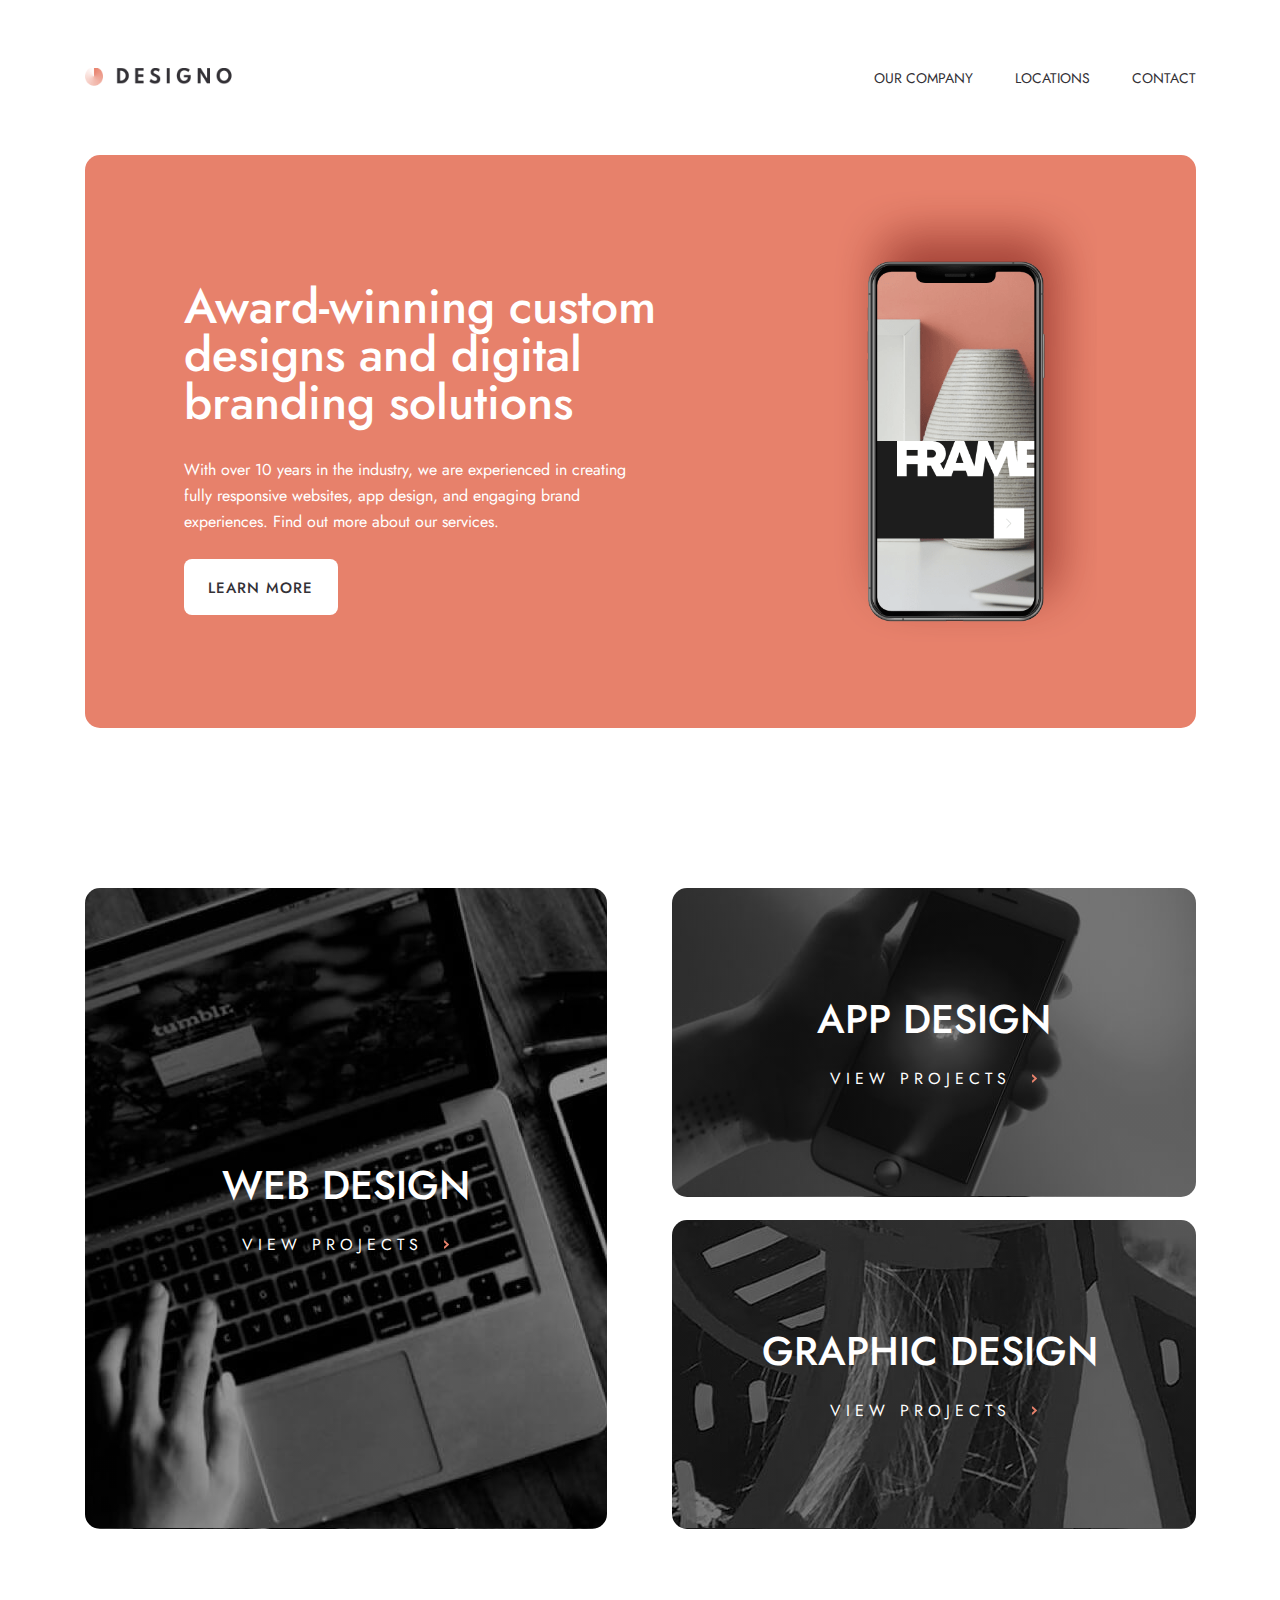
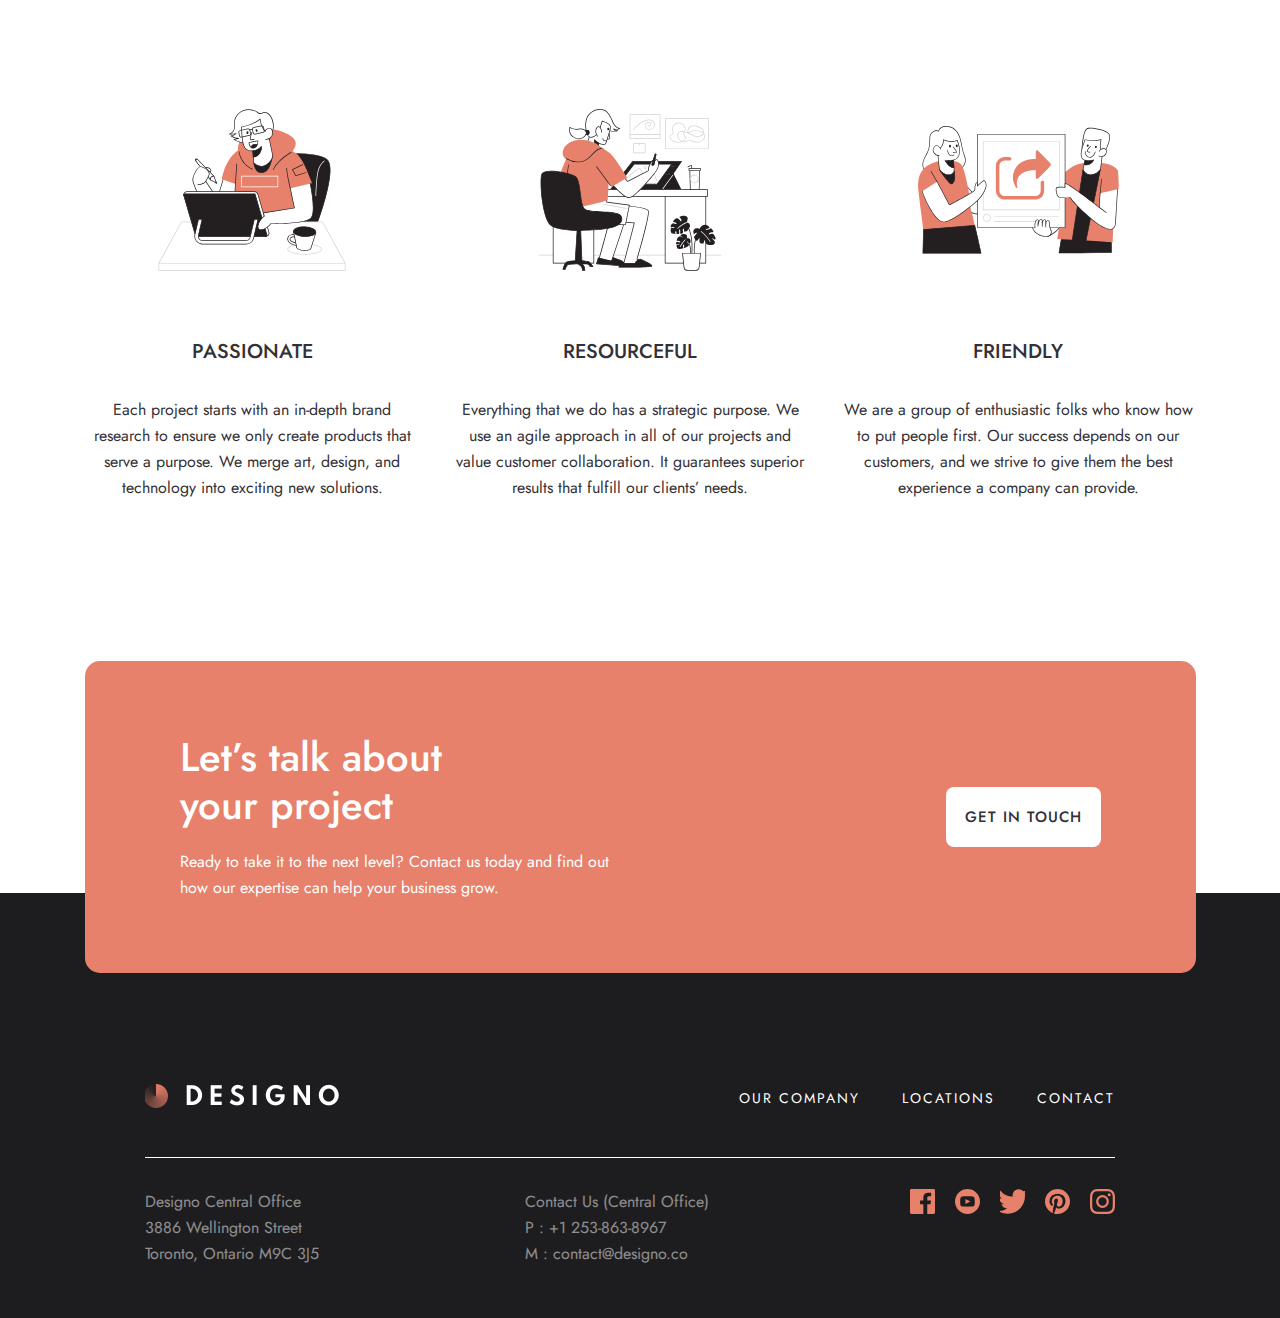
<file: index.html>
<!DOCTYPE html>
<html lang="en">
<head>
    <meta charset="UTF-8">
    <meta http-equiv="X-UA-Compatible" content="IE=edge">
    <meta name="viewport" content="width=device-width, initial-scale=1.0">
    <title>Designo</title>
    <link rel="icon" href="./favicon-32x32.png">
    <link rel="stylesheet" href="./css/normlize.css">
    <link rel="stylesheet" href="./css/stlye.css">

</head>
<body>
<div class="header">
    <div class="header_container container">
                   <a class="site-logo" href="./index.html">
                     <img class="site-logo-img" src="./image/shared/desktop/logo-dark.png" alt="site-logo" width="152" height="20">
                   </a>
                   <div class="sitenav">
                    <ul class="sitenav-list">
                        <li class="sitenav_item">
                            <a class="sitenav_link" href="./page-index/about-Us.html">OUR COMPANY</a>
                        </li>
                        <li class="sitenav_item">
                            <a class="sitenav_link" href="./page-index/locations.html">LOCATIONS</a>
                        </li>
                        <li class="sitenav_item">
                            <a class="sitenav_link" href="./page-index/contact.html">CONTACT</a>
                        </li>
                    </ul>
                   </div>
    </div>
</div>
<main class="main">
    <div class="hero-container container2">
           <div class="hero-content">
            <h1 class="hero_title">Award-winning custom designs and digital branding solutions</h1>
            <p class="hero_description">With over 10 years in the industry, we are experienced in creating fully responsive websites, app design, and engaging
            brand experiences. Find out more about our services.</p>
            <a class="hero_link btn" href="">Learn More</a>
           </div>
           <div class="hero-img">
            <img class="hero__image" src="./image/home/desktop/image-hero-phone.png" alt="" width="281" height="573">
           </div>
    </div>
    <div class="project container2">
                <div class="project-left">
                        <h2 class="project-left_title">WEB DESIGN</h2>
                        <div class="project-left_box">
                            <a class="project-left_box_description" href="./page-index/web-design.html">VIEW PROJECTS</a>
                             <img class="project-left_box_icon" src="./image/shared/desktop/icon-right-arrow.svg" alt="" width="5" height="9">
                       </div>
                </div>
                <div class="project-right">
                    <div class="project-right_enter">
                            <h2 class="right_enter_title">APP DESIGN</h2>
                            <div class="right_enter_box">
                                <a class="right_enter_box_description" href="./page-index/app-design.html">VIEW PROJECTS</a>
                                <img class="right_enter_box_icon" src="./image/shared/desktop/icon-right-arrow.svg" alt="" width="5" height="9">
                            </div>
                            

                            
                    </div>
                    <div class="project-right_about">
                        <h2 class="right_about_title">GRAPHIC DESIGN</h2>
                        <div class="right-about_box">
                            <a class="about_box_description" href="./page-index/Graphic-Design.html">VIEW PROJECTS</a>
                            <img class="about_box_icon" src="./image/shared/desktop/icon-right-arrow.svg" alt="" width="5" height="9">
                        </div>
                    
                    </div>
                </div>




    </div>
    <div class="collection">
                   <div class="collection-container container2">
                           <div class="collection_passionate">
                                <img class="passionate_img" src="./image/home/desktop/illustration-passionate.svg" alt=""
                                width="202" height="202">
                                <h3 class="passionate_title">PASSIONATE</h3>
                                <p class="passionate_description">Each project starts with an in-depth brand research to ensure we only create products that serve a purpose. We merge
                                 art, design, and technology into exciting new solutions.</p>
                         </div>
                        <div class="collection_passionate">
                            <img class="passionate_img" src="./image/home/desktop/illustration-resourceful.svg" alt="" width="202" height="202">
                            <h3 class="passionate_title">RESOURCEFUL</h3>
                            <p class="passionate_description">Everything that we do has a strategic purpose. We use an agile approach in all of
                                our projects and value customer
                                collaboration. It guarantees superior results that fulfill our clients’ needs.</p>
                        </div>
                        <div class="collection_passionate">
                            <img class="passionate_img" src="./image/home/desktop/illustration-friendly.svg" alt="" width="202" height="202">
                            <h3 class="passionate_title">FRIENDLY</h3>
                            <p class="passionate_description">We are a group of enthusiastic folks who know how to put people first. Our success
                                depends on our customers, and we
                                strive to give them the best experience a company can provide.</p>
                        </div>
                 </div>
                  
                
    </div>
    <div class="cta">
        <div class="cta-container container2">
              <div class="cta-text">
                <h2 class="cta-text-title">
                    Let’s talk about your project
                </h2>
                <p class="cta-text-description">Ready to take it to the next level? Contact us today and find out how our expertise can help your business grow.
</p>
              </div>
              <a class="cta-link" href="#">Get in touch</a>
        </div>
    </div>
</main>
<footer class="footer">
    <div class="footer_conainer">
        <div class="footer_top">
               <img class="footer-top_logo" src="./image/shared/desktop/logo-light.png" alt="" width="200" height="27">
              <ul class="footer_top_list">
                  <li class="footer_top_item">
                      <a class="footer_top_link" href="./page-index/about-Us.html">OUR COMPANY</a>
                 </li>
                 <li class="footer_top_item">
                     <a class="footer_top_link" href="./page-index/locations.html">LOCATIONS</a>
                 </li>
                <li class="footer_top_item">
                    <a class="footer_top_link" href="./page-index/contact.html">CONTACT</a>
                </li>
            </ul>
        </div>
        <div class="footer-bottom">
           
                <div class="bottom-designo">
                    <p class="designo-description">Designo Central Office</p>
                    <p class="designo-description">3886 Wellington Street</p>
                    <p class="designo-description">Toronto, Ontario M9C 3J5</p>
                </div>
                <div class="bottom-contact">
                    <p class="designo-description">Contact Us (Central Office)</p>
                    <p class="designo-description">P : +1 253-863-8967</p>
                    <p class="designo-description">M : contact@designo.co</p>
                </div>
                <div class="footer_bottom-logo">
                   <a href="#"><img src="./image/shared/desktop/icon-facebook.svg" alt="" width="25" height="25"></a>
                   <a href="#"><img src="./image/shared/desktop/icon-youtube.svg" alt="" width="25" height="25"></a>
                    <a href="#"><img src="./image/shared/desktop/icon-twitter.svg" alt="" width="25" height="25"></a>
                   <a href="#"><img src="./image/shared/desktop/icon-pinterest.svg" alt="" width="25" height="25"></a>
                    <a href="#"><img src="./image/shared/desktop/icon-instagram.svg" alt="" width="25" height="25">
                    </a>
                </div>
            
          
    </div>
</footer>
    
</body>
</html>
</file>
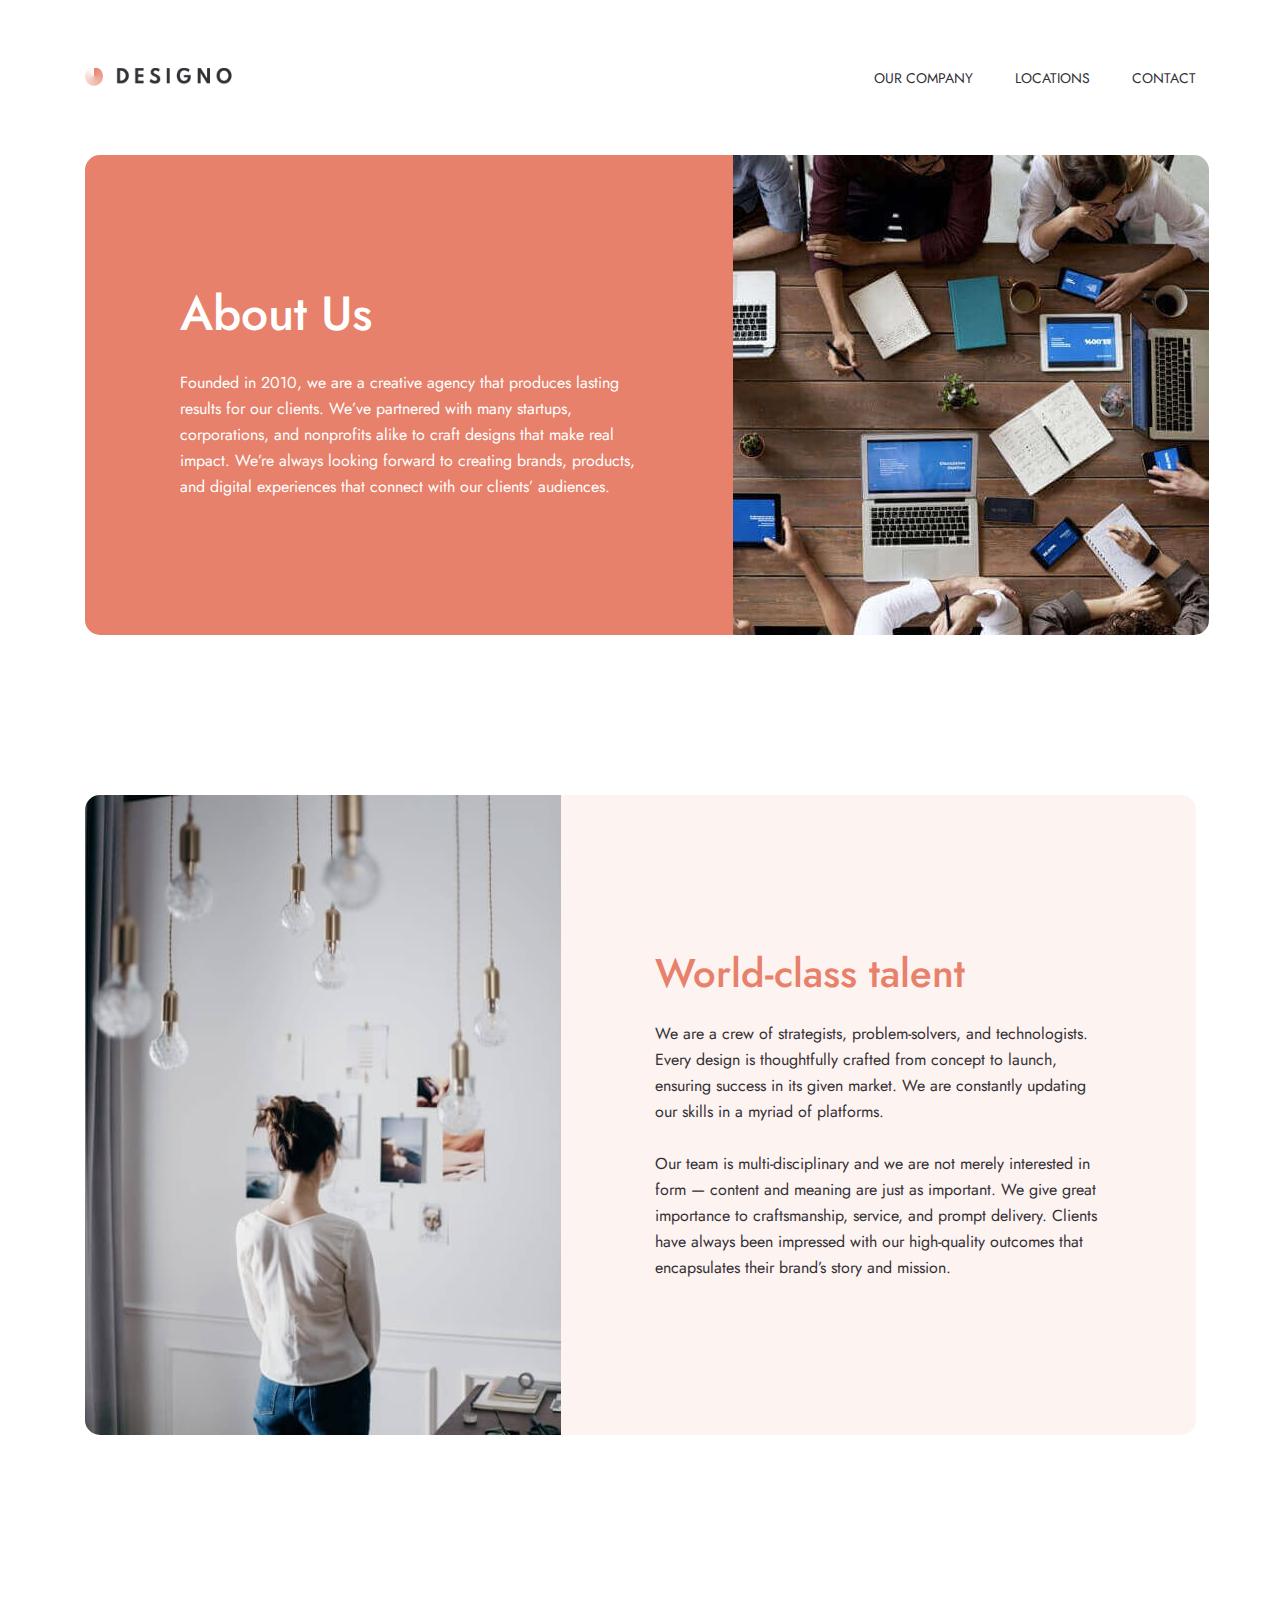
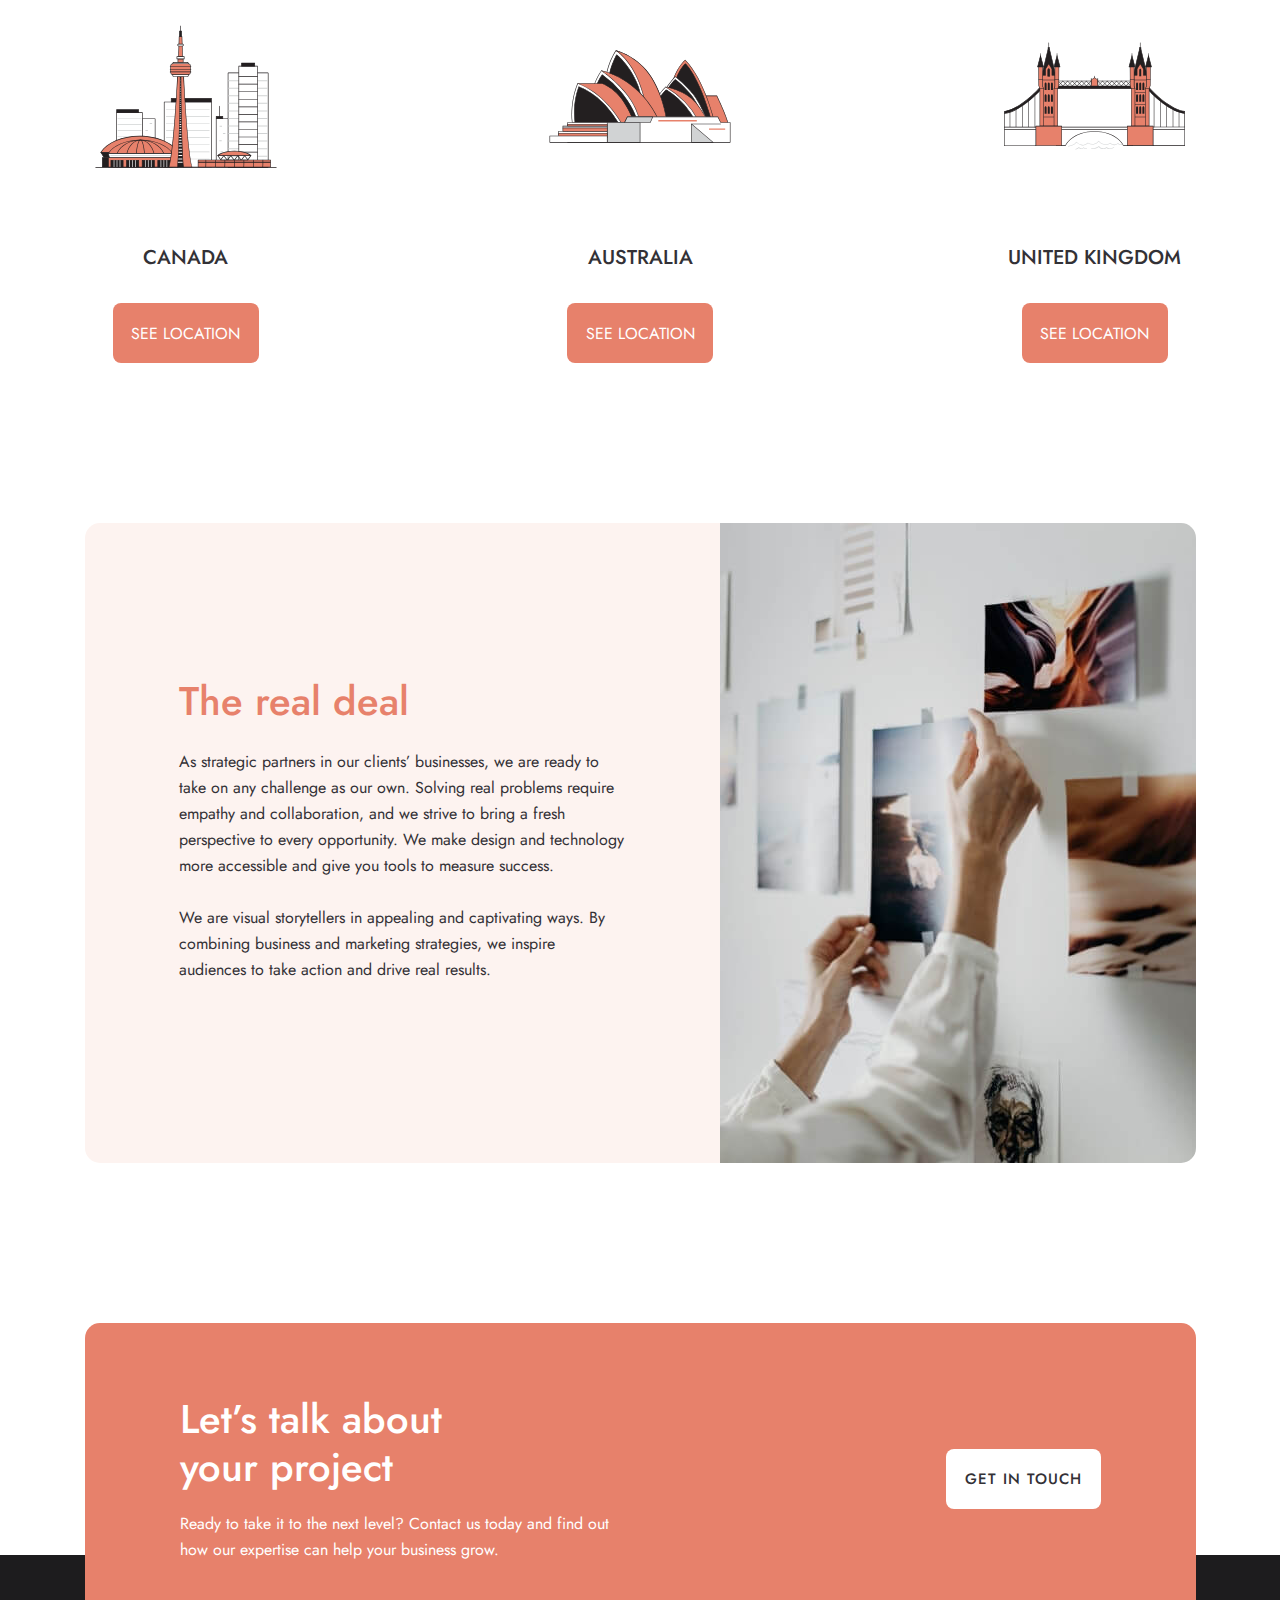
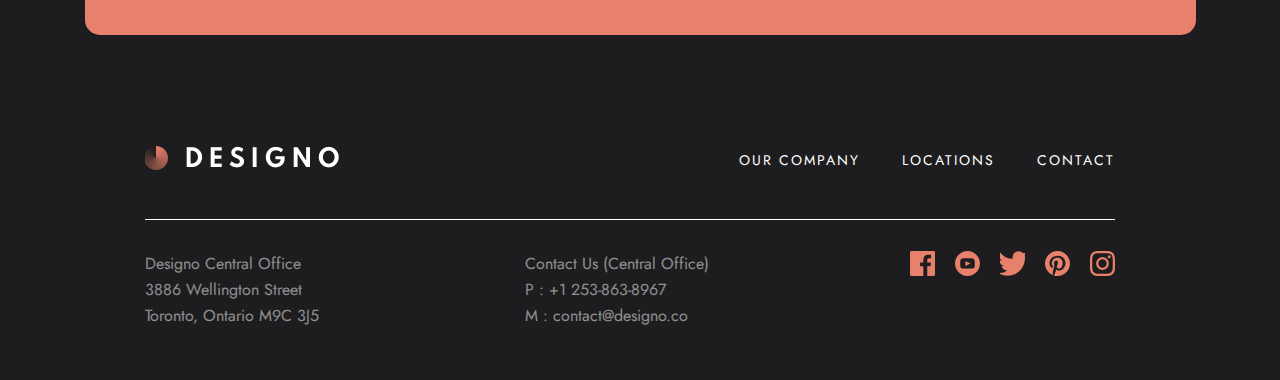
<file: page-index/about-Us.html>
<!DOCTYPE html>
<html lang="en">
<head>
    <meta charset="UTF-8">
    <meta http-equiv="X-UA-Compatible" content="IE=edge">
    <meta name="viewport" content="width=device-width, initial-scale=1.0">
    <title>About Us</title>
    <link rel="icon" href="../favicon-32x32.png">
    <link rel="stylesheet" href="../css/normlize.css">
    <link rel="stylesheet" href="../css/stlye.css">
</head>
<body>
    <div class="header">
        <div class="header_container container">
            <a class="site-logo" href="../index.html">
                <img class="site-logo-img" src="../image/shared/desktop/logo-dark.png" alt="site-logo" width="152"
                    height="20">
            </a>
            <div class="sitenav">
                <ul class="sitenav-list">
                    <li class="sitenav_item">
                        <a class="sitenav_link" href="./about-Us.html">OUR COMPANY</a>
                    </li>
                    <li class="sitenav_item">
                        <a class="sitenav_link" href="./locations.html">LOCATIONS</a>
                    </li>
                    <li class="sitenav_item">
                        <a class="sitenav_link" href="./contact.html">CONTACT</a>
                    </li>
                </ul>
            </div>
        </div>
    </div>
    <main class="main">
        <div class="about-hero container2">
            <div class="about-hero-tagle">
                <h1 class="about-hero_title">About Us</h1>
                <p class="about-hero_description">Founded in 2010, we are a creative agency that produces lasting results for our clients. We’ve partnered with many
                startups, corporations, and nonprofits alike to craft designs that make real impact. We’re always looking forward to
                creating brands, products, and digital experiences that connect with our clients’ audiences.</p>
            </div>
            <div class="about-hero-img">
                <img class="about-hero-img_image" src="../image/about/desktop/image-about-hero.jpg" alt="" width="476" height="480">
            </div>
        </div>
        <div class="about-projects container2">
            <img class="about-projects_img" src="../image/about/desktop/image-world-class-talent.jpg" alt="" width="476" height="640">
            <div class="about-projects_text">
                <h2 class="about-projects_text_title">World-class talent</h2>
                <p class="about-projects_text_description">We are a crew of strategists, problem-solvers, and technologists. Every design is thoughtfully crafted from concept to
                launch, ensuring success in its given market. We are constantly updating our skills in a myriad of platforms. <br>
                 <br>
                Our team is multi-disciplinary and we are not merely interested in form — content and meaning are just as important. We
                give great importance to craftsmanship, service, and prompt delivery. Clients have always been impressed with our
                high-quality outcomes that encapsulates their brand’s story and mission.</p>

            </div>
        </div>
        <div class="about-collection container2">
            <div class="canada">
                <img class="canada_img" src="../image/shared/desktop/illustration-canada.svg" alt="" width="202" height="202">
                <h3 class="canada_title" >CANADA</h3>
                <a class="canada_link" href="">SEE LOCATION</a>
            </div>
            <div class="canada">
                <img class="canada_img" src="../image/shared/desktop/illustration-australia.svg" alt="" width="202" height="202">
                <h3 class="canada_title">AUSTRALIA</h3>
                <a class="canada_link" href="">SEE LOCATION</a>
            </div>
            <div class="canada">
                <img class="canada_img" src="../image/shared/desktop/illustration-united-kingdom.svg" alt="" width="202" height="202">
                <h3 class="canada_title">UNITED KINGDOM</h3>
                <a class="canada_link" href="">SEE LOCATION</a>
            </div>

        </div>
            <div class="about-projects container2">
              
                <div class="about-projects_text-own">
                    <h2 class="about-projects_text_title">The real deal</h2>
                    <p class="about-projects_text_description">As strategic partners in our clients’ businesses, we are ready to take on any challenge as our own. Solving real
                    problems require empathy and collaboration, and we strive to bring a fresh perspective to every opportunity. We make
                    design and technology more accessible and give you tools to measure success. <br>
                    <br>
                    We are visual storytellers in appealing and captivating ways. By combining business and marketing strategies, we inspire
                    audiences to take action and drive real results.
                    </p>
            
                </div>
                <img class="about-projects_img-two" src="../image/about/desktop/image-real-deal.jpg" alt="" width="476"
                    height="640">
            </div>
            <div class="cta">
                <div class="cta-container container2">
                    <div class="cta-text">
                        <h2 class="cta-text-title">
                            Let’s talk about your project
                        </h2>
                        <p class="cta-text-description">Ready to take it to the next level? Contact us today and find out how our
                            expertise can help your business grow.
                        </p>
                    </div>
                    <a class="cta-link" href="#">Get in touch</a>
                </div>
            </div>
    </main>
    <footer class="footer">
        <div class="footer_conainer">
            <div class="footer_top">
                <img class="footer-top_logo" src="../image/shared/desktop/logo-light.png" alt="" width="200" height="27">
                <ul class="footer_top_list">
                    <li class="footer_top_item">
                        <a class="footer_top_link" href="./about-Us.html">OUR COMPANY</a>
                    </li>
                    <li class="footer_top_item">
                        <a class="footer_top_link" href="./locations.html">LOCATIONS</a>
                    </li>
                    <li class="footer_top_item">
                        <a class="footer_top_link" href="./contact.html">CONTACT</a>
                    </li>
                </ul>
            </div>
            <div class="footer-bottom">
    
                <div class="bottom-designo">
                    <p class="designo-description">Designo Central Office</p>
                    <p class="designo-description">3886 Wellington Street</p>
                    <p class="designo-description">Toronto, Ontario M9C 3J5</p>
                </div>
                <div class="bottom-contact">
                    <p class="designo-description">Contact Us (Central Office)</p>
                    <p class="designo-description">P : +1 253-863-8967</p>
                    <p class="designo-description">M : contact@designo.co</p>
                </div>
                <div class="footer_bottom-logo">
                    <a href="#"><img src="../image/shared/desktop/icon-facebook.svg" alt="" width="25" height="25"></a>
                    <a href="#"><img src="../image/shared/desktop/icon-youtube.svg" alt="" width="25" height="25"></a>
                    <a href="#"><img src="../image/shared/desktop/icon-twitter.svg" alt="" width="25" height="25"></a>
                    <a href="#"><img src="../image/shared/desktop/icon-pinterest.svg" alt="" width="25" height="25"></a>
                    <a href="#"><img src="../image/shared/desktop/icon-instagram.svg" alt="" width="25" height="25">
                    </a>
                </div>
    
    
            </div>
    </footer>
    
</body>
</html>
</file>
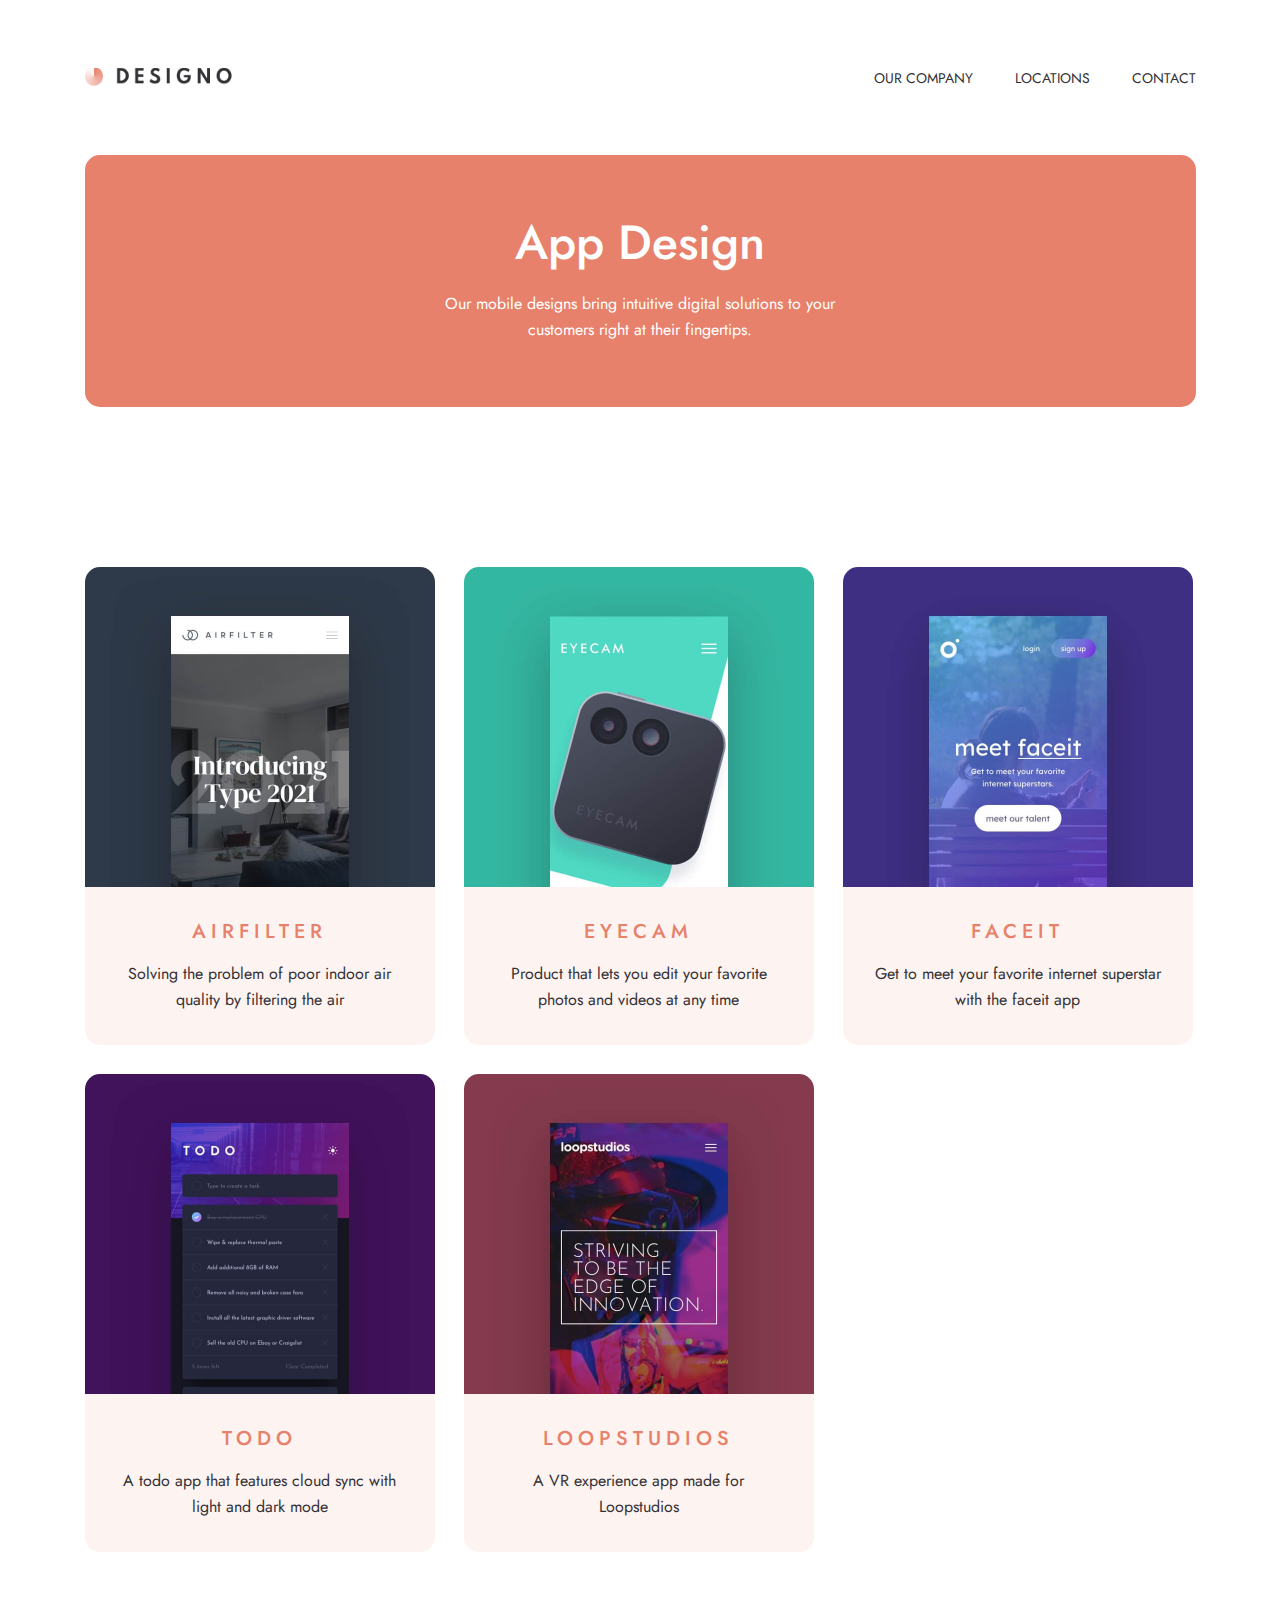
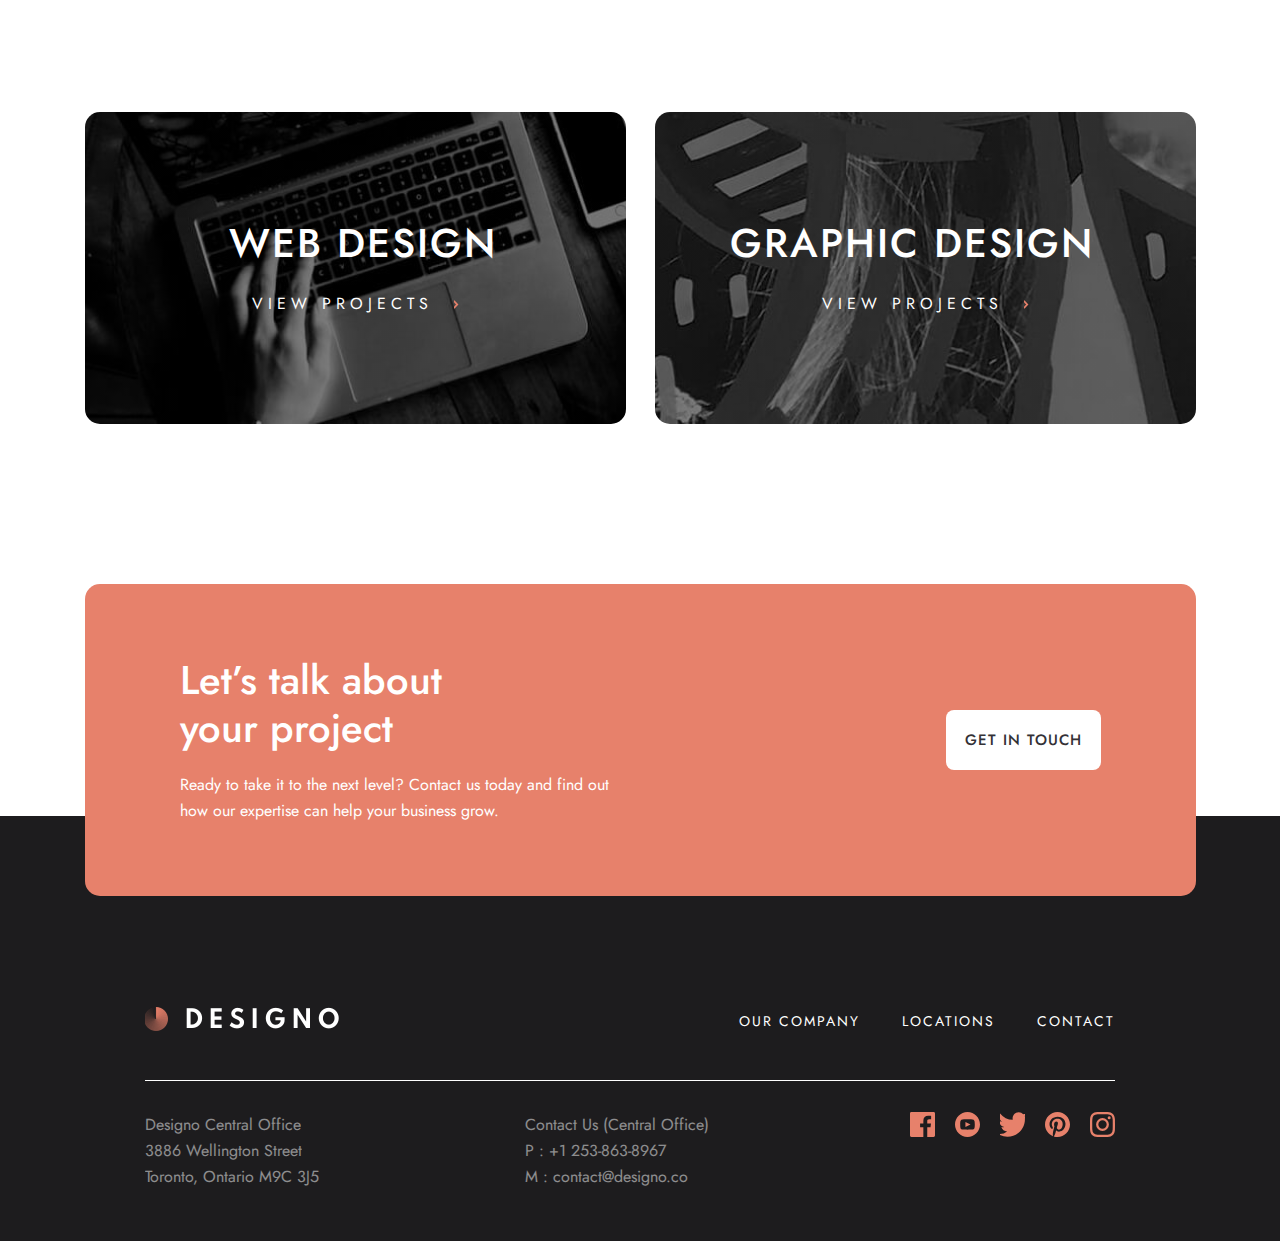
<file: page-index/app-design.html>
<!DOCTYPE html>
<html lang="en">
<head>
    <meta charset="UTF-8">
    <meta http-equiv="X-UA-Compatible" content="IE=edge">
    <meta name="viewport" content="width=device-width, initial-scale=1.0">
    <title>App Design</title>
    <link rel="icon" href="../favicon-32x32.png">
    <link rel="stylesheet" href="../css/normlize.css">
    <link rel="stylesheet" href="../css/stlye.css">
</head>
<body>
    <div class="header">
        <div class="header_container container">
            <a class="site-logo" href="../index.html">
                <img class="site-logo-img" src="../image/shared/desktop/logo-dark.png" alt="site-logo" width="152"
                    height="20">
            </a>
            <div class="sitenav">
                <ul class="sitenav-list">
                    <li class="sitenav_item">
                        <a class="sitenav_link" href="./about-Us.html">OUR COMPANY</a>
                    </li>
                    <li class="sitenav_item">
                        <a class="sitenav_link" href="./locations.html">LOCATIONS</a>
                    </li>
                    <li class="sitenav_item">
                        <a class="sitenav_link" href="./contact.html">CONTACT</a>
                    </li>
                </ul>
            </div>
        </div>
    </div>
    <main class="main">
            <div class="web_hero container2">
                <h1 class="web_hero_title">App Design</h1>
                <p class="web_hero_description">Our mobile designs bring intuitive digital solutions
                to your customers right at their fingertips.</p>
            </div>
            <section class="web-collection container2">
                <ul class="web-collection_list">
                    <li class="web-collection_item">
                        <img class="web-collection_img" src="../image/app-design/desktop/image-airfilter.jpg" alt="" width="350"
                            height="320">
                        <div class="web-collection_text">
                            <h3 class="web-collection-text_title">AIRFILTER</h3>
                            <p class="web-collection-text_description">Solving the problem of poor indoor air quality by filtering the air</p>
                        </div>
                    </li>
                    <li class="web-collection_item">
                        <img class="web-collection_img" src="../image/app-design/desktop/image-eyecam.jpg" alt="" width="350"
                            height="320">
                        <div class="web-collection_text">
                            <h3 class="web-collection-text_title">EYECAM</h3>
                            <p class="web-collection-text_description">Product that lets you edit your favorite photos and videos at any time</p>
                        </div>
                    </li>
                    <li class="web-collection_item">
                        <img class="web-collection_img" src="../image/app-design/desktop/image-faceit.jpg" alt="" width="350"
                            height="320">
                        <div class="web-collection_text">
                            <h3 class="web-collection-text_title">FACEIT</h3>
                            <p class="web-collection-text_description">Get to meet your favorite internet superstar with the faceit app</p>
                        </div>
                    </li>
                    <li class="web-collection_item">
                        <img class="web-collection_img" src="../image/app-design/desktop/image-todo.jpg" alt="" width="350"
                            height="320">
                        <div class="web-collection_text">
                            <h3 class="web-collection-text_title">TODO</h3>
                            <p class="web-collection-text_description">A todo app that features cloud sync with light and dark mode
                            </p>
                        </div>
                    </li>
                    <li class="web-collection_item">
                        <img class="web-collection_img" src="../image/app-design/desktop/image-loopstudios.jpg" alt="" width="350"
                            height="320">
                        <div class="web-collection_text">
                            <h3 class="web-collection-text_title">LOOPSTUDIOS</h3>
                            <p class="web-collection-text_description">A VR experience app made for Loopstudios</p>
                        </div>
                    </li>
                   
            
                </ul>
            </section>
            <section class="app-projects container2">
                <div class="app-projects_left">
                    <h2 class="app-projects_left_title">WEB DESIGN</h2>
                    <a class="app-projects_left_link" href="./web-design.html">VIEW PROJECTS <img
                            src="../image/shared/desktop/icon-right-arrow.svg" alt="icon bor" width="5" height="9"></a>
                </div>
                <div class="app-projects_right">
                    <h2 class="app-projects_right_title">GRAPHIC DESIGN</h2>
                    <a class="app-projects_right_link" href="./Graphic-Design.html">VIEW PROJECTS <img
                            src="../image/shared/desktop/icon-right-arrow.svg" alt="icon bor" width="5" height="9"></a>
                </div>
            
            </section>
            <div class="cta">
                <div class="cta-container container2">
                    <div class="cta-text">
                        <h2 class="cta-text-title">
                            Let’s talk about your project
                        </h2>
                        <p class="cta-text-description">Ready to take it to the next level? Contact us today and find out how our
                            expertise can help your business grow.
                        </p>
                    </div>
                    <a class="cta-link" href="#">Get in touch</a>
                </div>
            </div>
    </main>
    <footer class="footer">
        <div class="footer_conainer">
            <div class="footer_top">
                <img class="footer-top_logo" src="../image/shared/desktop/logo-light.png" alt="" width="200" height="27">
                <ul class="footer_top_list">
                    <li class="footer_top_item">
                        <a class="footer_top_link" href="./about-Us.html">OUR COMPANY</a>
                    </li>
                    <li class="footer_top_item">
                        <a class="footer_top_link" href="./locations.html">LOCATIONS</a>
                    </li>
                    <li class="footer_top_item">
                        <a class="footer_top_link" href="./contact.html">CONTACT</a>
                    </li>
                </ul>
            </div>
            <div class="footer-bottom">
    
                <div class="bottom-designo">
                    <p class="designo-description">Designo Central Office</p>
                    <p class="designo-description">3886 Wellington Street</p>
                    <p class="designo-description">Toronto, Ontario M9C 3J5</p>
                </div>
                <div class="bottom-contact">
                    <p class="designo-description">Contact Us (Central Office)</p>
                    <p class="designo-description">P : +1 253-863-8967</p>
                    <p class="designo-description">M : contact@designo.co</p>
                </div>
                <div class="footer_bottom-logo">
                    <a href="#"><img src="../image/shared/desktop/icon-facebook.svg" alt="" width="25" height="25"></a>
                    <a href="#"><img src="../image/shared/desktop/icon-youtube.svg" alt="" width="25" height="25"></a>
                    <a href="#"><img src="../image/shared/desktop/icon-twitter.svg" alt="" width="25" height="25"></a>
                    <a href="#"><img src="../image/shared/desktop/icon-pinterest.svg" alt="" width="25" height="25"></a>
                    <a href="#"><img src="../image/shared/desktop/icon-instagram.svg" alt="" width="25" height="25">
                    </a>
                </div>
    
    
            </div>
    </footer>
    
</body>
</html>
</file>
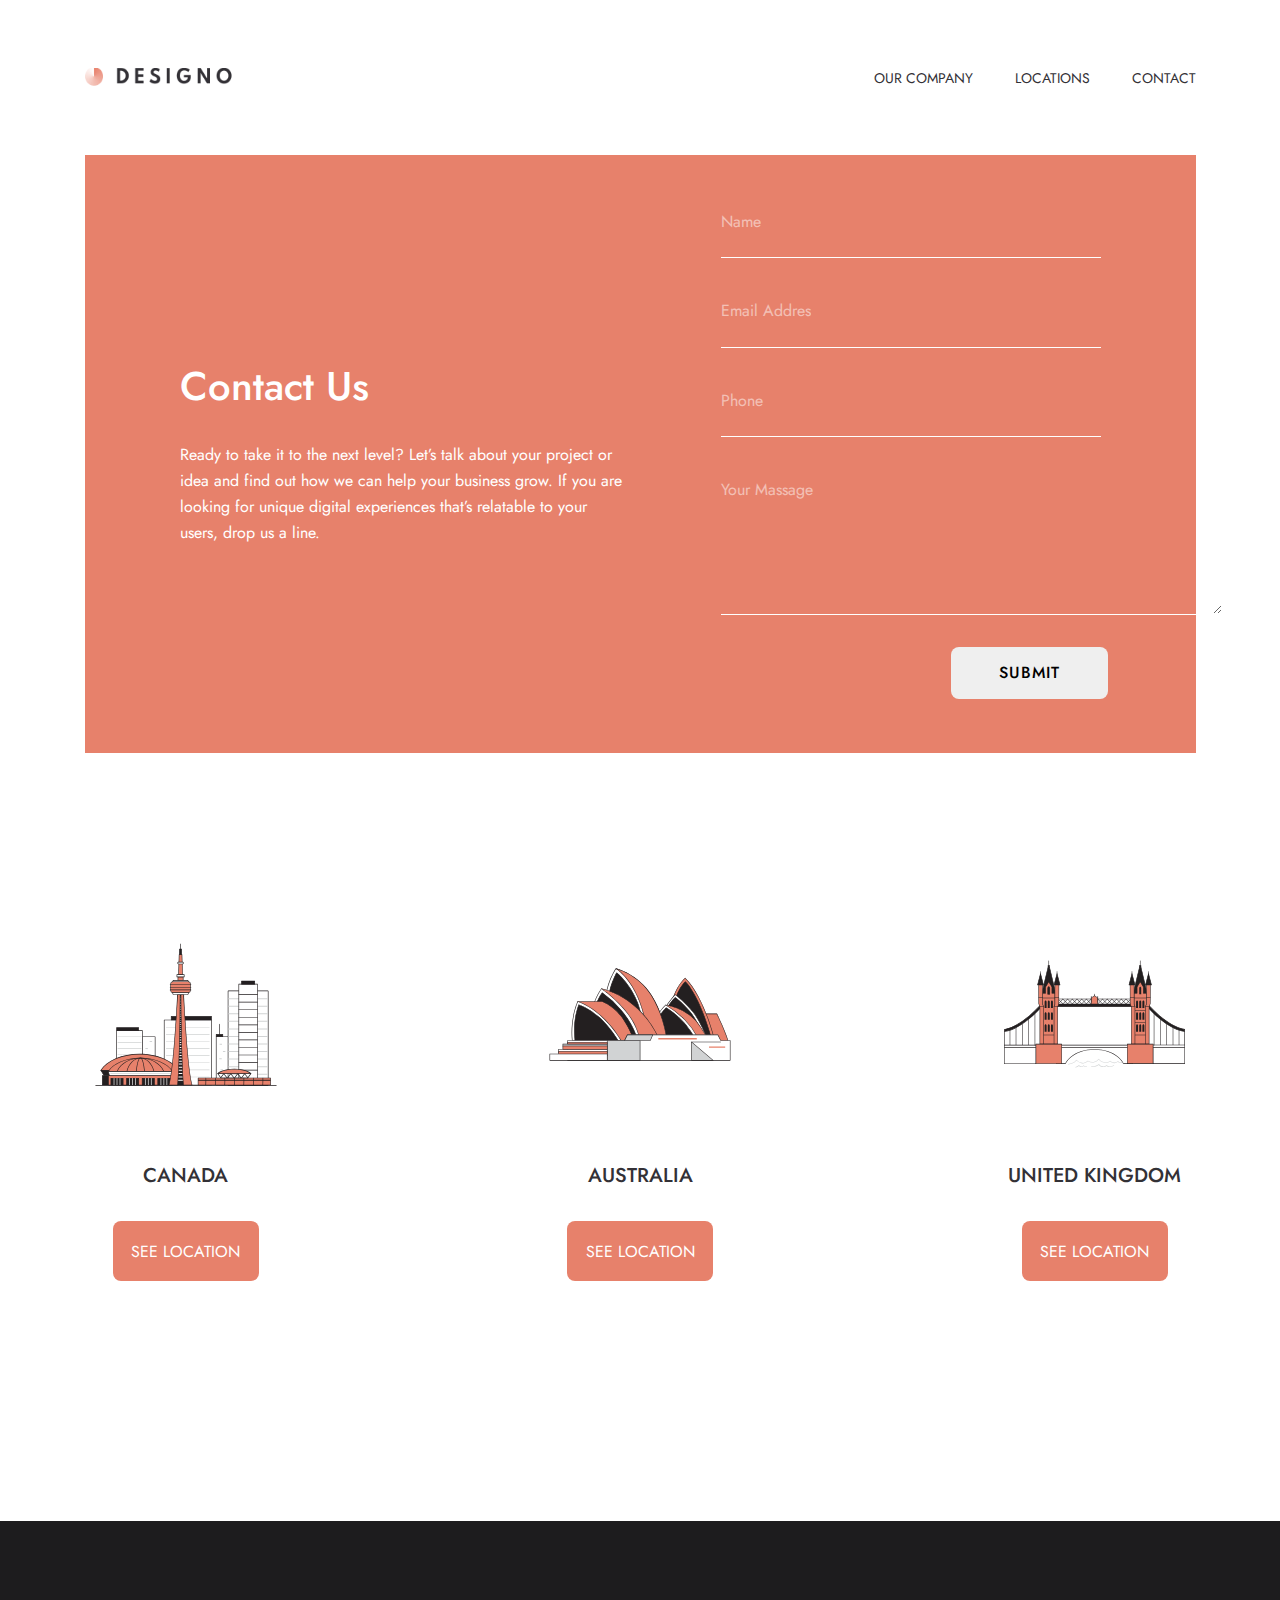
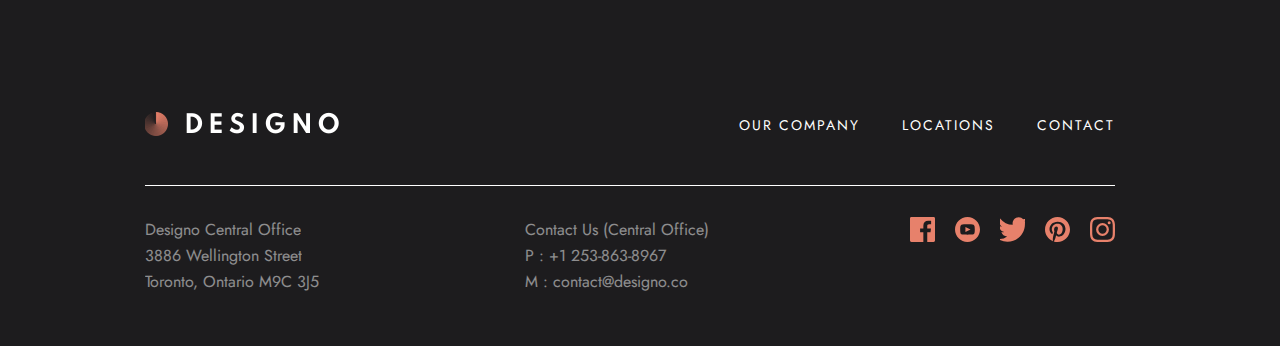
<file: page-index/contact.html>
<!DOCTYPE html>
<html lang="en">
<head>
    <meta charset="UTF-8">
    <meta http-equiv="X-UA-Compatible" content="IE=edge">
    <meta name="viewport" content="width=device-width, initial-scale=1.0">
    <title>Contact</title>
    <link rel="icon" href="../favicon-32x32.png">
    <link rel="stylesheet" href="../css/normlize.css">
    <link rel="stylesheet" href="../css/stlye.css">
</head>
<body>
    <div class="header">
        <div class="header_container container">
            <a class="site-logo" href="../index.html">
                <img class="site-logo-img" src="../image/shared/desktop/logo-dark.png" alt="site-logo" width="152"
                    height="20">
            </a>
            <div class="sitenav">
                <ul class="sitenav-list">
                    <li class="sitenav_item">
                        <a class="sitenav_link" href="./about-Us.html">OUR COMPANY</a>
                    </li>
                    <li class="sitenav_item">
                        <a class="sitenav_link" href="./locations.html">LOCATIONS</a>
                    </li>
                    <li class="sitenav_item">
                        <a class="sitenav_link" href="./contact.html">CONTACT</a>
                    </li>
                </ul>
            </div>
        </div>
    </div>
    <main class="main">
        <div class="contact-hero container2">
            <div class="contact_text">
                <h2 class="contact_text_title">Contact Us</h2>
                <p class="contact_text_description">Ready to take it to the next level? Let’s talk about your project or idea and find out how we can help your business
                grow. If you are looking for unique digital experiences that’s relatable to your users, drop us a line.</p>
            </div>
            <div class="contact-about">
                <form>
                     <div class="name">
                        <label  for="name">Name</label>
                        <input  type="text" id="name">
                     </div>
                     <div class="name">
                        <label  for="email">Email Addres</label>
                        <input type="email" id="email">
                     </div>
                     <div class="name">
                        <label for="number"> Phone</label>
                        <input type="tel" id="number">
                     </div>
                     <div class="your">
                        <label for="">Your Massage</label>
                        <textarea name="" id="" cols="54" rows="6"></textarea>
                     </div>
                     
                     <button class="button" type="submit">Submit</button>
                </form>
            </div>
        </div>
        <div class="about-collection container2">
            <div class="canada">
                <img class="canada_img" src="../image/shared/desktop/illustration-canada.svg" alt="" width="202" height="202">
                <h3 class="canada_title">CANADA</h3>
                <a class="canada_link" href="">SEE LOCATION</a>
            </div>
            <div class="canada">
                <img class="canada_img" src="../image/shared/desktop/illustration-australia.svg" alt="" width="202"
                    height="202">
                <h3 class="canada_title">AUSTRALIA</h3>
                <a class="canada_link" href="">SEE LOCATION</a>
            </div>
            <div class="canada">
                <img class="canada_img" src="../image/shared/desktop/illustration-united-kingdom.svg" alt="" width="202"
                    height="202">
                <h3 class="canada_title">UNITED KINGDOM</h3>
                <a class="canada_link" href="">SEE LOCATION</a>
            </div>
        
        </div>
    </main>
    <footer class="footer footer-contact">
        <div class="footer_conainer">
            <div class="footer_top">
                <img class="footer-top_logo" src="../image/shared/desktop/logo-light.png" alt="" width="200" height="27">
                <ul class="footer_top_list">
                    <li class="footer_top_item">
                        <a class="footer_top_link" href="./about-Us.html">OUR COMPANY</a>
                    </li>
                    <li class="footer_top_item">
                        <a class="footer_top_link" href="./locations.html">LOCATIONS</a>
                    </li>
                    <li class="footer_top_item">
                        <a class="footer_top_link" href="./contact.html">CONTACT</a>
                    </li>
                </ul>
            </div>
            <div class="footer-bottom">
    
                <div class="bottom-designo">
                    <p class="designo-description">Designo Central Office</p>
                    <p class="designo-description">3886 Wellington Street</p>
                    <p class="designo-description">Toronto, Ontario M9C 3J5</p>
                </div>
                <div class="bottom-contact">
                    <p class="designo-description">Contact Us (Central Office)</p>
                    <p class="designo-description">P : +1 253-863-8967</p>
                    <p class="designo-description">M : contact@designo.co</p>
                </div>
                <div class="footer_bottom-logo">
                    <a href="#"><img src="../image/shared/desktop/icon-facebook.svg" alt="" width="25" height="25"></a>
                    <a href="#"><img src="../image/shared/desktop/icon-youtube.svg" alt="" width="25" height="25"></a>
                    <a href="#"><img src="../image/shared/desktop/icon-twitter.svg" alt="" width="25" height="25"></a>
                    <a href="#"><img src="../image/shared/desktop/icon-pinterest.svg" alt="" width="25" height="25"></a>
                    <a href="#"><img src="../image/shared/desktop/icon-instagram.svg" alt="" width="25" height="25">
                    </a>
                </div>
    
    
            </div>
    </footer>
    
</body>
</html>
</file>
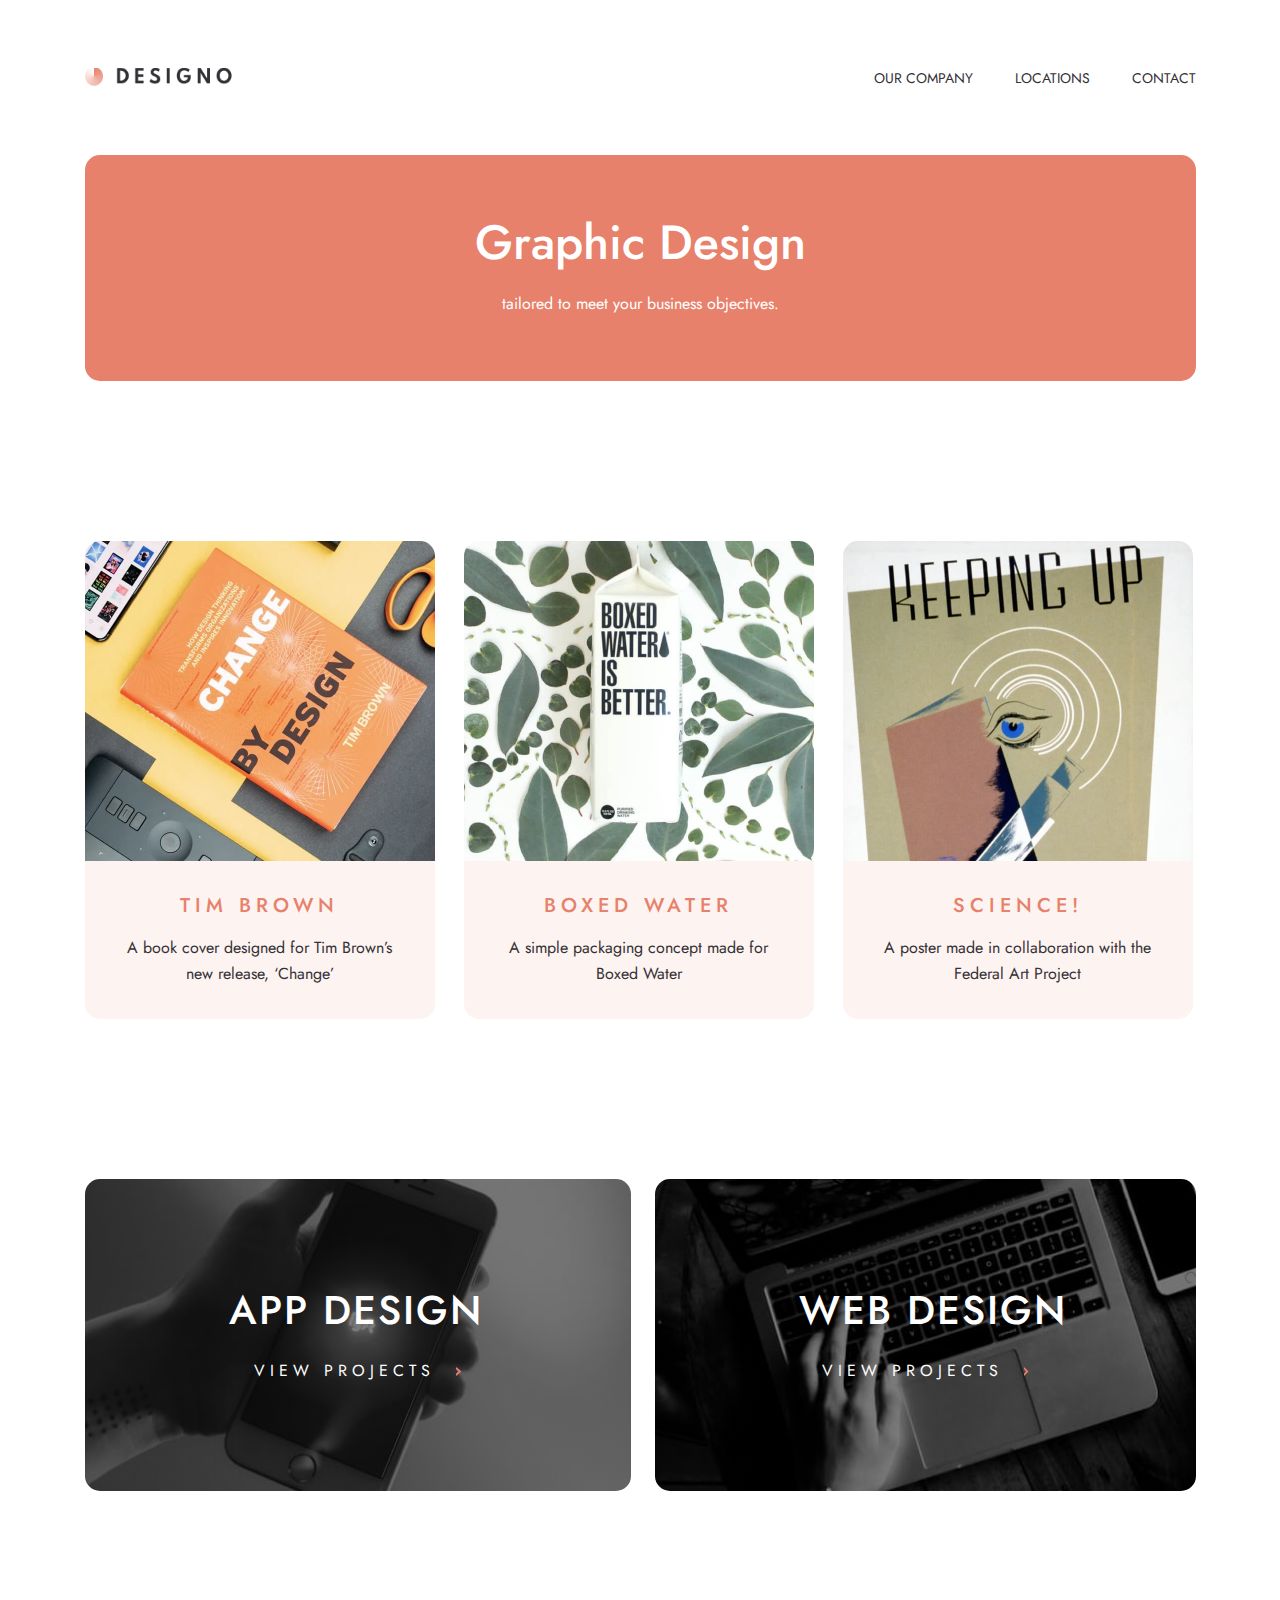
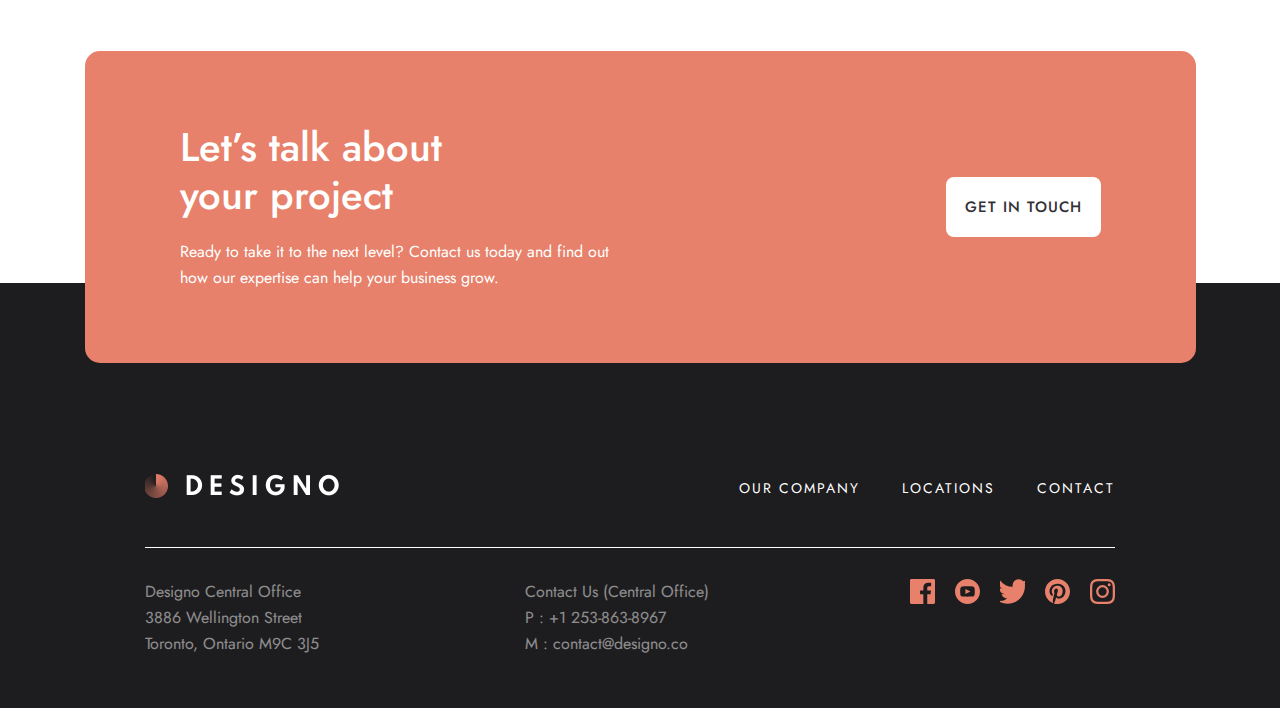
<file: page-index/Graphic-Design.html>
<!DOCTYPE html>
<html lang="en">
<head>
    <meta charset="UTF-8">
    <meta http-equiv="X-UA-Compatible" content="IE=edge">
    <meta name="viewport" content="width=device-width, initial-scale=1.0">
    <title>App Design</title>
    <link rel="icon" href="../favicon-32x32.png">
    <link rel="stylesheet" href="../css/normlize.css">
    <link rel="stylesheet" href="../css/stlye.css">
</head>
<body>
    <div class="header">
        <div class="header_container container">
            <a class="site-logo" href="../index.html">
                <img class="site-logo-img" src="../image/shared/desktop/logo-dark.png" alt="site-logo" width="152"
                    height="20">
            </a>
            <div class="sitenav">
                <ul class="sitenav-list">
                    <li class="sitenav_item">
                        <a class="sitenav_link" href="./about-Us.html">OUR COMPANY</a>
                    </li>
                    <li class="sitenav_item">
                        <a class="sitenav_link" href="./locations.html">LOCATIONS</a>
                    </li>
                    <li class="sitenav_item">
                        <a class="sitenav_link" href="./contact.html">CONTACT</a>
                    </li>
                </ul>
            </div>
        </div>
    </div>
    <main class="main">
        <div class="web_hero container2">
            <h1 class="web_hero_title">Graphic Design</h1>
            <p class="web_hero_description">tailored to meet your business objectives.</p>
        </div>
        <section class="web-collection container2">
            <ul class="web-collection_list">
                <li class="web-collection_item">
                    <img class="web-collection_img" src="../image/graphic-design/desktop/image-change.jpg" alt="" width="350"
                        height="320">
                    <div class="web-collection_text">
                        <h3 class="web-collection-text_title">TIM BROWN</h3>
                        <p class="web-collection-text_description">A book cover designed for Tim Brown’s new release, ‘Change’</p>
                    </div>
                </li>
                <li class="web-collection_item">
                    <img class="web-collection_img" src="../image/graphic-design/desktop/image-boxed-water.jpg" alt="" width="350"
                        height="320">
                    <div class="web-collection_text">
                        <h3 class="web-collection-text_title">BOXED WATER</h3>
                        <p class="web-collection-text_description">A simple packaging concept made for Boxed Water</p>
                    </div>
                </li>
                <li class="web-collection_item">
                    <img class="web-collection_img" src="../image/graphic-design/desktop/image-science.jpg" alt="" width="350"
                        height="320">
                    <div class="web-collection_text">
                        <h3 class="web-collection-text_title">SCIENCE!</h3>
                        <p class="web-collection-text_description">A poster made in collaboration with the Federal Art Project</p>
                    </div>
                </li>

               
        
        
            </ul>
        </section>
        <section class="web-projects container2">
            <div class="web-projects_left">
                <h2 class="web-projects_left_title">APP DESIGN</h2>
                <a class="web-projects_left_link" href="./app-design.html">VIEW PROJECTS <img
                        src="../image/shared/desktop/icon-right-arrow.svg" alt="icon bor" width="5" height="9"></a>
            </div>
            <div class="app-projects_left">
                <h2 class="app-projects_left_title">WEB DESIGN</h2>
                <a class="app-projects_left_link" href="./web-design.html">VIEW PROJECTS <img
                        src="../image/shared/desktop/icon-right-arrow.svg" alt="icon bor" width="5" height="9"></a>
            </div>
            
            
            
        
        </section>
        <div class="cta">
            <div class="cta-container container2">
                <div class="cta-text">
                    <h2 class="cta-text-title">
                        Let’s talk about your project
                    </h2>
                    <p class="cta-text-description">Ready to take it to the next level? Contact us today and find out how our
                        expertise can help your business grow.
                    </p>
                </div>
                <a class="cta-link" href="#">Get in touch</a>
            </div>
        </div>
    </main>
    
        <footer class="footer">
            <div class="footer_conainer">
                <div class="footer_top">
                    <img class="footer-top_logo" src="../image/shared/desktop/logo-light.png" alt="" width="200" height="27">
                    <ul class="footer_top_list">
                        <li class="footer_top_item">
                            <a class="footer_top_link" href="./about-Us.html">OUR COMPANY</a>
                        </li>
                        <li class="footer_top_item">
                            <a class="footer_top_link" href="./locations.html">LOCATIONS</a>
                        </li>
                        <li class="footer_top_item">
                            <a class="footer_top_link" href="./contact.html">CONTACT</a>
                        </li>
                    </ul>
                </div>
                <div class="footer-bottom">
        
                    <div class="bottom-designo">
                        <p class="designo-description">Designo Central Office</p>
                        <p class="designo-description">3886 Wellington Street</p>
                        <p class="designo-description">Toronto, Ontario M9C 3J5</p>
                    </div>
                    <div class="bottom-contact">
                        <p class="designo-description">Contact Us (Central Office)</p>
                        <p class="designo-description">P : +1 253-863-8967</p>
                        <p class="designo-description">M : contact@designo.co</p>
                    </div>
                    <div class="footer_bottom-logo">
                        <a href="#"><img src="../image/shared/desktop/icon-facebook.svg" alt="" width="25" height="25"></a>
                        <a href="#"><img src="../image/shared/desktop/icon-youtube.svg" alt="" width="25" height="25"></a>
                        <a href="#"><img src="../image/shared/desktop/icon-twitter.svg" alt="" width="25" height="25"></a>
                        <a href="#"><img src="../image/shared/desktop/icon-pinterest.svg" alt="" width="25" height="25"></a>
                        <a href="#"><img src="../image/shared/desktop/icon-instagram.svg" alt="" width="25" height="25">
                        </a>
                    </div>
        
        
                </div>
        </footer>
</body>
</html>
</file>
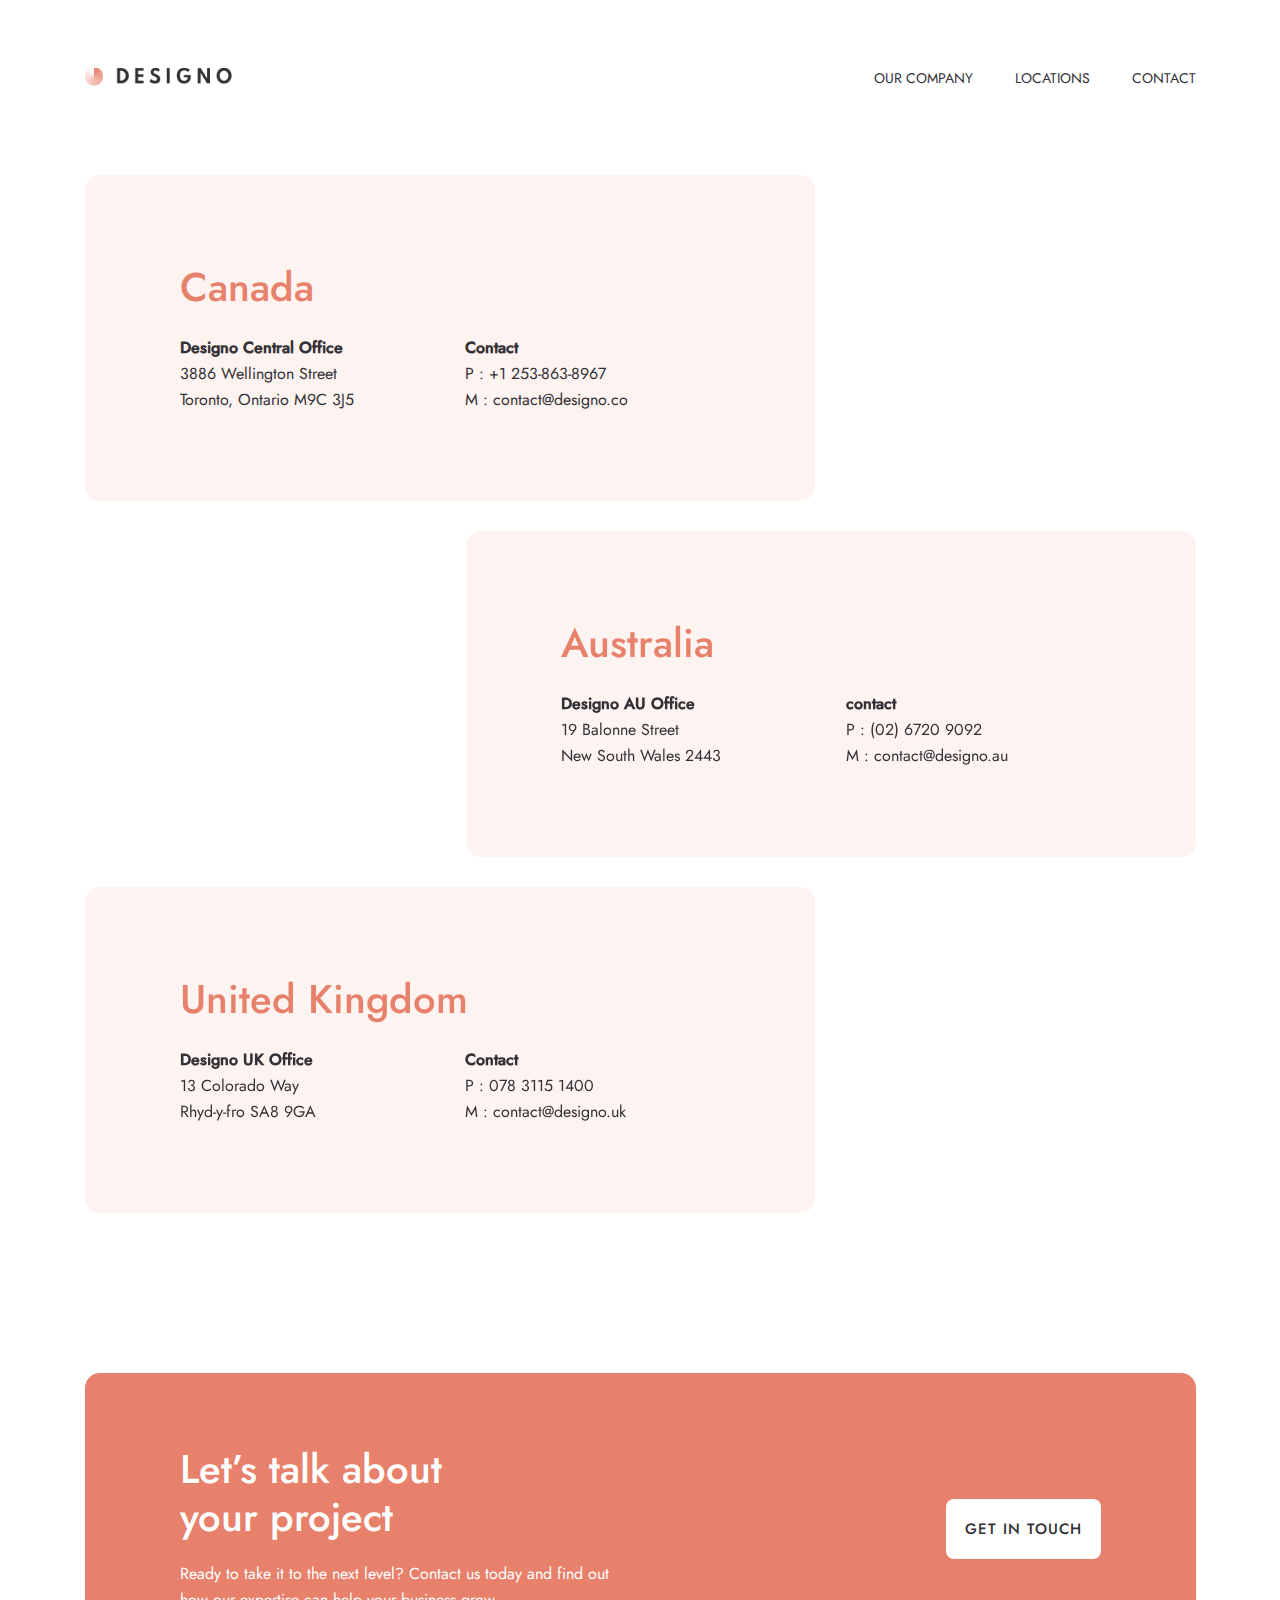
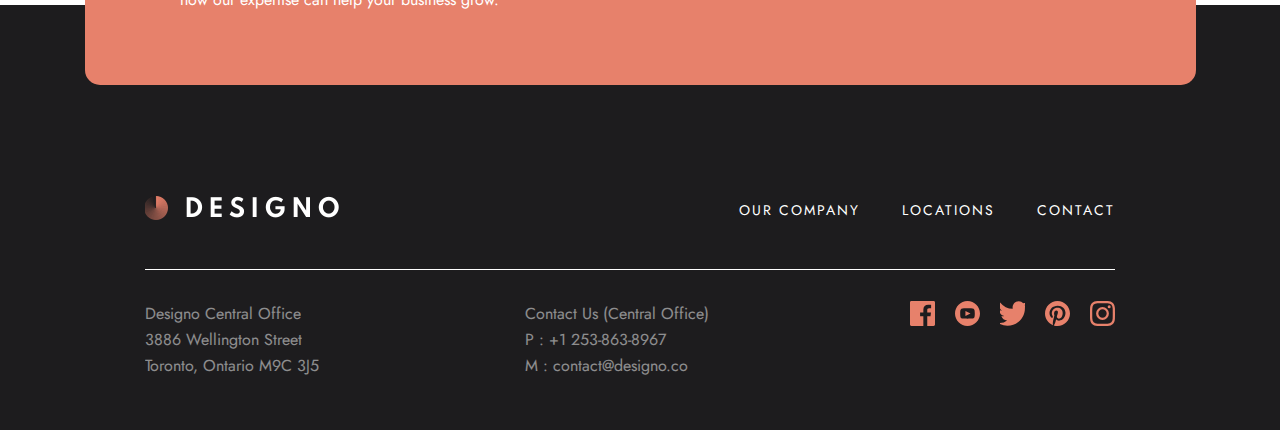
<file: page-index/locations.html>
<!DOCTYPE html>
<html lang="en">
<head>
    <meta charset="UTF-8">
    <meta http-equiv="X-UA-Compatible" content="IE=edge">
    <meta name="viewport" content="width=device-width, initial-scale=1.0">
    <title>LOCATIONS</title>
    <link rel="icon" href="../favicon-32x32.png">
    <link rel="stylesheet" href="../css/normlize.css">
    <link rel="stylesheet" href="../css/stlye.css">
</head>
<body>
    <div class="header">
        <div class="header_container container">
            <a class="site-logo" href="../index.html">
                <img class="site-logo-img" src="../image/shared/desktop/logo-dark.png" alt="site-logo" width="152"
                    height="20">
            </a>
            <div class="sitenav">
                <ul class="sitenav-list">
                    <li class="sitenav_item">
                        <a class="sitenav_link" href="./about-Us.html">OUR COMPANY</a>
                    </li>
                    <li class="sitenav_item">
                        <a class="sitenav_link" href="./locations.html">LOCATIONS</a>
                    </li>
                    <li class="sitenav_item">
                        <a class="sitenav_link" href="./contact.html">CONTACT</a>
                    </li>
                </ul>
            </div>
        </div>
    </div>
    <main class="main">
        <div class="location-hero container2">
            <div class="location-text">
                <h2 class="location-text_title">Canada</h2>
                <div class="location-text_box">
                    <p class="location-text_description"> <b>Designo Central Office</b> <br> 
                    3886 Wellington Street <br> Toronto, Ontario M9C 3J5</p>
                    <p class="location-text_description"><b>Contact</b> <br> P : +1 253-863-8967 <br>
                    M : contact@designo.co</p>
                </div>
            </div>
            <iframe src="https://www.google.com/maps/embed?pb=!1m18!1m12!1m3!1d43032757.20860159!2d-135.53077828424162!3d48.829389762294504!2m3!1f0!2f0!3f0!3m2!1i1024!2i768!4f13.1!3m3!1m2!1s0x4b0d03d337cc6ad9%3A0x9968b72aa2438fa5!2z0JrQsNC90LDQtNCw!5e0!3m2!1sru!2s!4v1706036430155!5m2!1sru!2s"
                width="350" height="326" style="border:0;" allowfullscreen="" loading="lazy"
                referrerpolicy="no-referrer-when-downgrade"></iframe>
        </div>
        <div class="location-medium container2">

            <iframe
                src="https://www.google.com/maps/embed?pb=!1m18!1m12!1m3!1d33569161.69641957!2d-141.20816556255747!3d52.360168915967!2m3!1f0!2f0!3f0!3m2!1i1024!2i768!4f13.1!3m3!1m2!1s0x2b2bfd076787c5df%3A0x538267a1955b1352!2z0JDQstGB0YLRgNCw0LvQuNGP!5e0!3m2!1sru!2s!4v1706037436067!5m2!1sru!2s"
                width="350" height="326" style="border:0;" allowfullscreen="" loading="lazy"
                referrerpolicy="no-referrer-when-downgrade"></iframe>

            <div class="location-text">
                <h2 class="location-text_title">Australia</h2>
                <div class="location-text_box">
                    <p class="location-text_description"> <b>Designo AU Office
                    </b> <br>
                    19 Balonne Street <br> New South Wales 2443</p>
                    <p class="location-text_description"> <b>contact</b> <br> P : (02) 6720 9092 <br>
                    M : contact@designo.au</p>
                </div>
            </div>
           
        </div>
        <div class="location-bottom container2">
            <div class="location-text">
                <h2 class="location-text_title">United Kingdom</h2>
                <div class="location-text_box">
                    <p class="location-text_description"> <b>Designo UK Office</b> <br>
                    13 Colorado Way <br> Rhyd-y-fro SA8 9GA</p>
                    <p class="location-text_description"><b>Contact</b> <br>P : 078 3115 1400 <br>
                    M : contact@designo.uk
                    </p>
                </div>
            </div>
            <iframe
                src="https://www.google.com/maps/embed?pb=!1m18!1m12!1m3!1d9584982.464785114!2d-15.006735763520803!3d54.08999295250715!2m3!1f0!2f0!3f0!3m2!1i1024!2i768!4f13.1!3m3!1m2!1s0x25a3b1142c791a9%3A0xc4f8a0433288257a!2z0JLQtdC70LjQutC-0LHRgNC40YLQsNC90LjRjw!5e0!3m2!1sru!2s!4v1706037945897!5m2!1sru!2s"
                width="350" height="326" style="border:0;" allowfullscreen="" loading="lazy"
                referrerpolicy="no-referrer-when-downgrade"></iframe>
        </div>
        <div class="cta">
            <div class="cta-container container2">
                <div class="cta-text">
                    <h2 class="cta-text-title">
                        Let’s talk about your project
                    </h2>
                    <p class="cta-text-description">Ready to take it to the next level? Contact us today and find out how our
                        expertise can help your business grow.
                    </p>
                </div>
                <a class="cta-link" href="#">Get in touch</a>
            </div>
        </div>
    </main>
    <footer class="footer">
        <div class="footer_conainer">
            <div class="footer_top">
                <img class="footer-top_logo" src="../image/shared/desktop/logo-light.png" alt="" width="200" height="27">
                <ul class="footer_top_list">
                    <li class="footer_top_item">
                        <a class="footer_top_link" href="./about-Us.html">OUR COMPANY</a>
                    </li>
                    <li class="footer_top_item">
                        <a class="footer_top_link" href="./locations.html">LOCATIONS</a>
                    </li>
                    <li class="footer_top_item">
                        <a class="footer_top_link" href="./contact.html">CONTACT</a>
                    </li>
                </ul>
            </div>
            <div class="footer-bottom">
    
                <div class="bottom-designo">
                    <p class="designo-description">Designo Central Office</p>
                    <p class="designo-description">3886 Wellington Street</p>
                    <p class="designo-description">Toronto, Ontario M9C 3J5</p>
                </div>
                <div class="bottom-contact">
                    <p class="designo-description">Contact Us (Central Office)</p>
                    <p class="designo-description">P : +1 253-863-8967</p>
                    <p class="designo-description">M : contact@designo.co</p>
                </div>
                <div class="footer_bottom-logo">
                    <a href="#"><img src="../image/shared/desktop/icon-facebook.svg" alt="" width="25" height="25"></a>
                    <a href="#"><img src="../image/shared/desktop/icon-youtube.svg" alt="" width="25" height="25"></a>
                    <a href="#"><img src="../image/shared/desktop/icon-twitter.svg" alt="" width="25" height="25"></a>
                    <a href="#"><img src="../image/shared/desktop/icon-pinterest.svg" alt="" width="25" height="25"></a>
                    <a href="#"><img src="../image/shared/desktop/icon-instagram.svg" alt="" width="25" height="25">
                    </a>
                </div>
    
    
            </div>
    </footer>
</body>
</html>
</file>
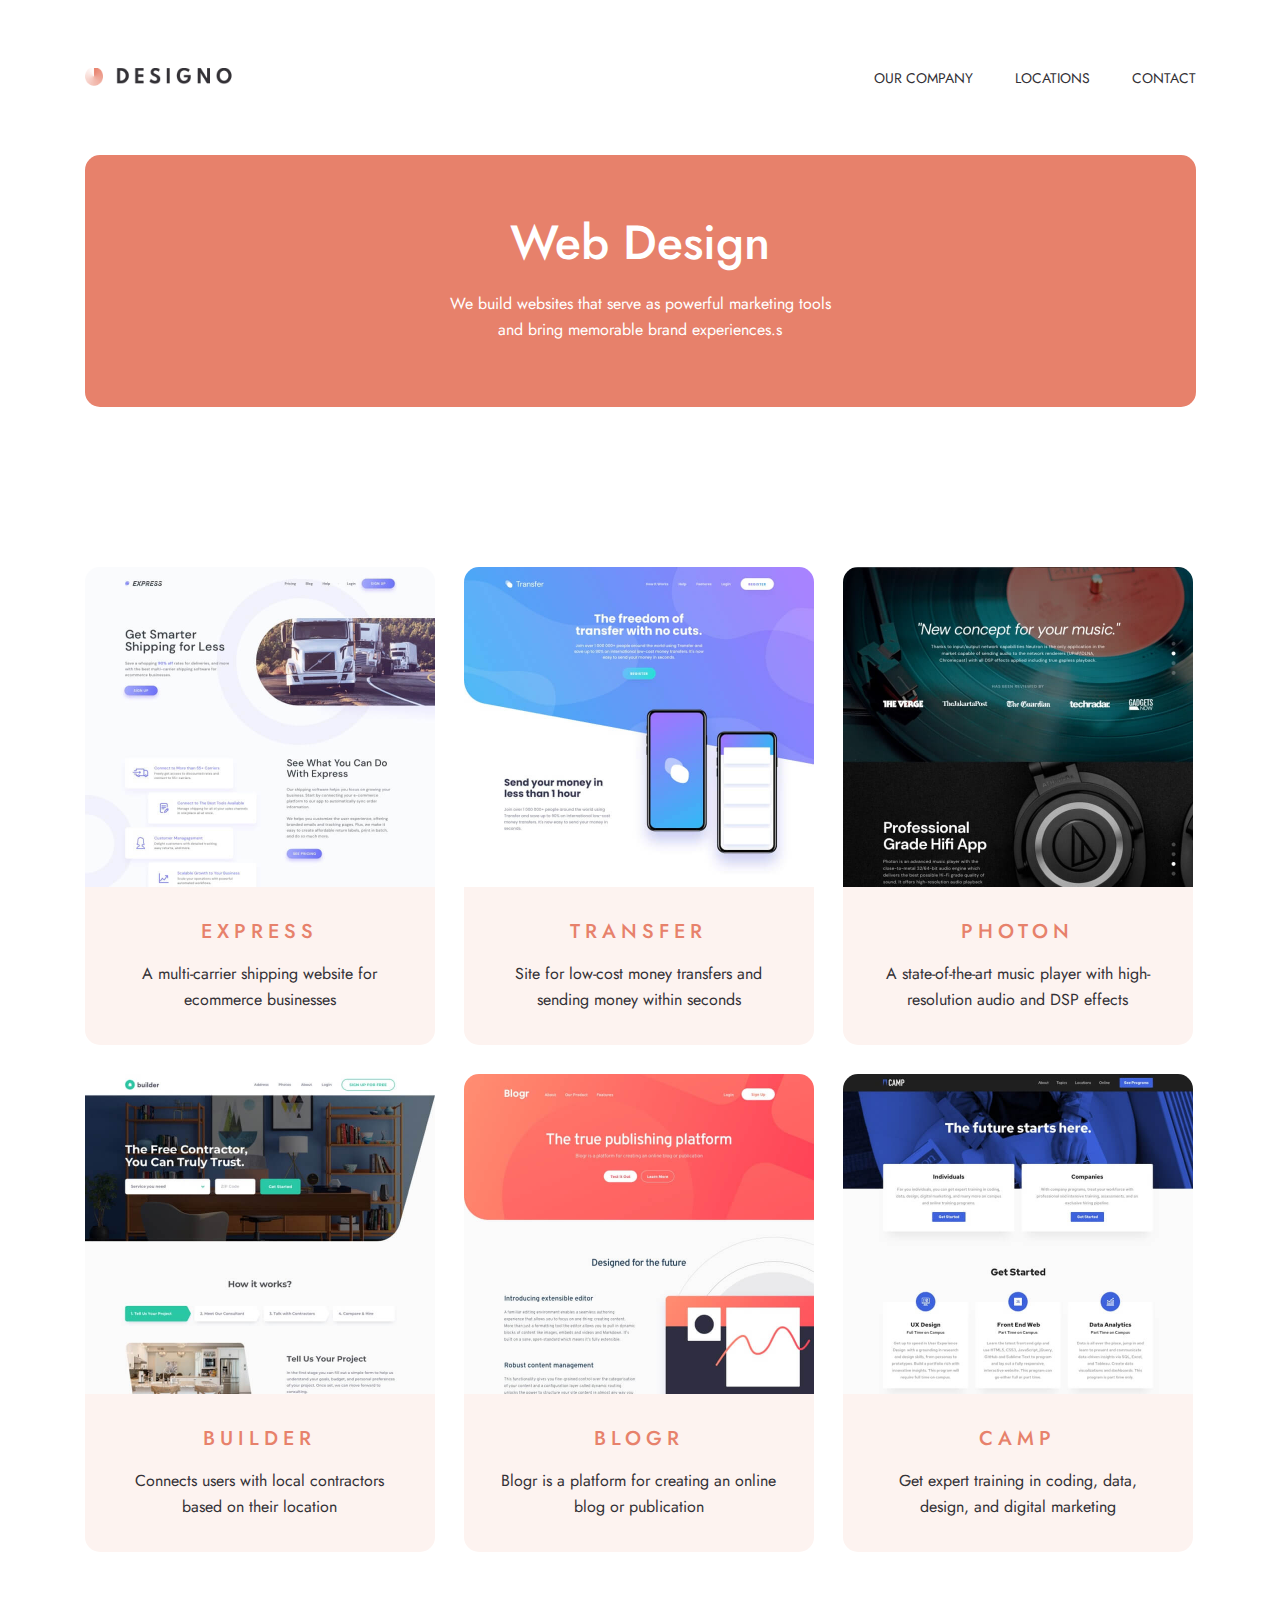
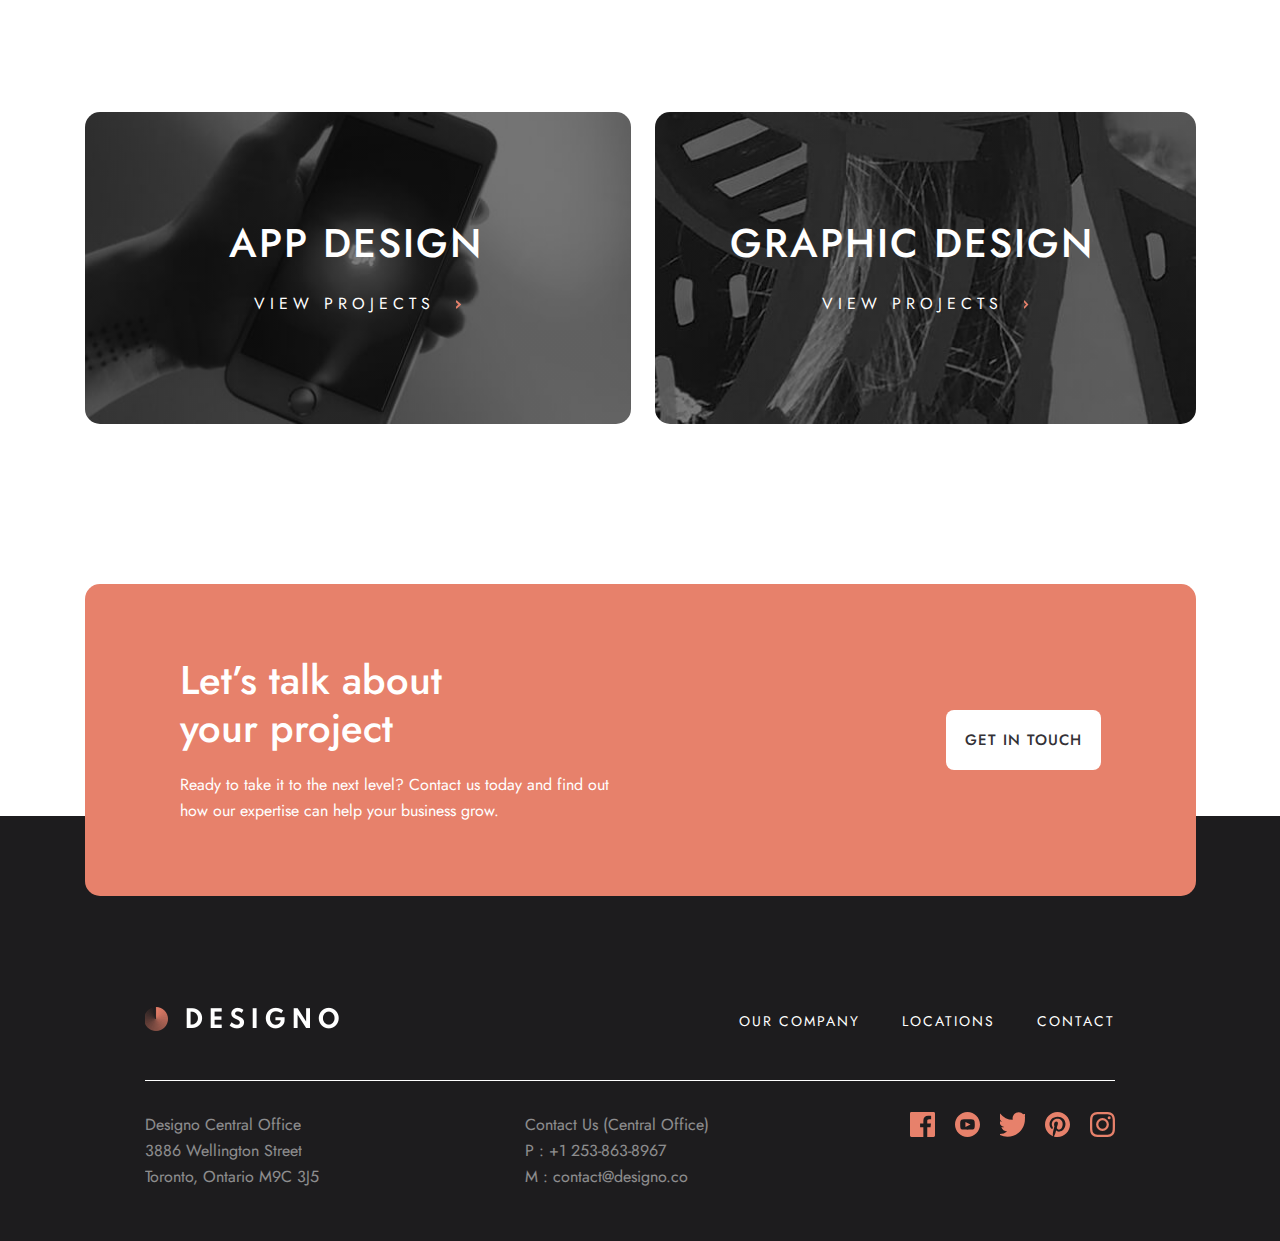
<file: page-index/web-design.html>
<!DOCTYPE html>
<html lang="en">
<head>
    <meta charset="UTF-8">
    <meta http-equiv="X-UA-Compatible" content="IE=edge">
    <meta name="viewport" content="width=device-width, initial-scale=1.0">
    <title>Web Design</title>
    <link rel="icon" href="../favicon-32x32.png">
    <link rel="stylesheet" href="../css/normlize.css">
    <link rel="stylesheet" href="../css/stlye.css">
</head>
<body>
    <div class="header">
        <div class="header_container container">
            <a class="site-logo" href="../index.html">
                <img class="site-logo-img" src="../image/shared/desktop/logo-dark.png" alt="site-logo" width="152"
                    height="20">
            </a>
            <div class="sitenav">
                <ul class="sitenav-list">
                    <li class="sitenav_item">
                        <a class="sitenav_link" href="./about-Us.html">OUR COMPANY</a>
                    </li>
                    <li class="sitenav_item">
                        <a class="sitenav_link" href="./locations.html">LOCATIONS</a>
                    </li>
                    <li class="sitenav_item">
                        <a class="sitenav_link" href="./contact.html">CONTACT</a>
                    </li>
                </ul>
            </div>
        </div>
    </div>
    <div class="main">
        <div class="web_hero container2">
            <h1 class="web_hero_title">Web Design</h1>
            <p class="web_hero_description">We build websites that serve as powerful marketing tools
            and bring memorable brand experiences.s</p>
        </div>
        <section class="web-collection container2">
                <ul class="web-collection_list">
                    <li class="web-collection_item">
                        <img class="web-collection_img" src="../image/web-design/desktop/image-express.jpg" alt="" width="350" height="320">
                        <div  class="web-collection_text">
                       <h3 class="web-collection-text_title">EXPRESS</h3>
                       <p class="web-collection-text_description">A multi-carrier shipping website for ecommerce businesses</p>
                        </div>
                    </li>
                    <li class="web-collection_item">
                        <img class="web-collection_img" src="../image/web-design/desktop/image-transfer.jpg" alt="" width="350" height="320">
                        <div class="web-collection_text">
                            <h3 class="web-collection-text_title">TRANSFER</h3>
                            <p class="web-collection-text_description">Site for low-cost money transfers and sending money within seconds</p>
                        </div>
                    </li>
                    <li class="web-collection_item">
                        <img class="web-collection_img" src="../image/web-design/desktop/image-photon.jpg" alt="" width="350" height="320">
                        <div class="web-collection_text">
                            <h3 class="web-collection-text_title">PHOTON</h3>
                            <p class="web-collection-text_description">A state-of-the-art music player with high-resolution audio and DSP effects</p>
                        </div>
                    </li>
                    <li class="web-collection_item">
                        <img class="web-collection_img" src="../image/web-design/desktop/image-builder.jpg" alt="" width="350" height="320">
                        <div class="web-collection_text">
                            <h3 class="web-collection-text_title">BUILDER</h3>
                            <p class="web-collection-text_description">Connects users with local contractors based on their location</p>
                        </div>
                    </li>
                    <li class="web-collection_item">
                        <img class="web-collection_img" src="../image/web-design/desktop/image-blogr.jpg" alt="" width="350" height="320">
                        <div class="web-collection_text">
                            <h3 class="web-collection-text_title">BLOGR</h3>
                            <p class="web-collection-text_description">Blogr is a platform for creating an online blog or publication</p>
                        </div>
                    </li>
                    <li class="web-collection_item">
                        <img class="web-collection_img" src="../image/web-design/desktop/image-camp.jpg" alt="" width="350" height="320">
                        <div class="web-collection_text">
                            <h3 class="web-collection-text_title">CAMP</h3>
                            <p class="web-collection-text_description">Get expert training in coding, data, design, and digital marketing</p>
                        </div>
                    </li>

                </ul>
        </section>
        <section class="web-projects container2">
           <div class="web-projects_left">
            <h2 class="web-projects_left_title">APP DESIGN</h2>
            <a class="web-projects_left_link" href="./app-design.html">VIEW PROJECTS <img src="../image/shared/desktop/icon-right-arrow.svg" alt="icon bor" width="5" height="9"></a>
           </div>
           <div class="web-projects_right">
                <h2 class="web-projects_right_title">GRAPHIC DESIGN</h2>
                <a class="web-projects_right_link" href="./Graphic-Design.html">VIEW PROJECTS <img src="../image/shared/desktop/icon-right-arrow.svg" alt="icon bor" width="5"
                        height="9"></a>
           </div>

        </section>
        <div class="cta">
            <div class="cta-container container2">
                <div class="cta-text">
                    <h2 class="cta-text-title">
                        Let’s talk about your project
                    </h2>
                    <p class="cta-text-description">Ready to take it to the next level? Contact us today and find out how our
                        expertise can help your business grow.
                    </p>
                </div>
                <a class="cta-link" href="#">Get in touch</a>
            </div>
        </div>
    </div>
    <footer class="footer">
        <div class="footer_conainer">
            <div class="footer_top">
                <img class="footer-top_logo" src="../image/shared/desktop/logo-light.png" alt="" width="200" height="27">
                <ul class="footer_top_list">
                    <li class="footer_top_item">
                        <a class="footer_top_link" href="./about-Us.html">OUR COMPANY</a>
                    </li>
                    <li class="footer_top_item">
                        <a class="footer_top_link" href="./locations.html">LOCATIONS</a>
                    </li>
                    <li class="footer_top_item">
                        <a class="footer_top_link" href="./contact.html">CONTACT</a>
                    </li>
                </ul>
            </div>
            <div class="footer-bottom">
    
                <div class="bottom-designo">
                    <p class="designo-description">Designo Central Office</p>
                    <p class="designo-description">3886 Wellington Street</p>
                    <p class="designo-description">Toronto, Ontario M9C 3J5</p>
                </div>
                <div class="bottom-contact">
                    <p class="designo-description">Contact Us (Central Office)</p>
                    <p class="designo-description">P : +1 253-863-8967</p>
                    <p class="designo-description">M : contact@designo.co</p>
                </div>
                <div class="footer_bottom-logo">
                    <a href="#"><img src="../image/shared/desktop/icon-facebook.svg" alt="" width="25" height="25"></a>
                    <a href="#"><img src="../image/shared/desktop/icon-youtube.svg" alt="" width="25" height="25"></a>
                    <a href="#"><img src="../image/shared/desktop/icon-twitter.svg" alt="" width="25" height="25"></a>
                    <a href="#"><img src="../image/shared/desktop/icon-pinterest.svg" alt="" width="25" height="25"></a>
                    <a href="#"><img src="../image/shared/desktop/icon-instagram.svg" alt="" width="25" height="25">
                    </a>
                </div>
    
    
            </div>
    </footer>
    
</body>
</html>
</file>
<file: css/stlye.css>
:root {
    --background: #F1F3F5;
    --background-black: #1D1C1E;
    --btn-backround:#E7816B;
    --btn-hover: #FFAD9B;
    --black-color:#333136;
    --white-color: #FFFFFF;
    --text-background:#FDF3F0;
}



/* jost-regular - latin */
@font-face {
    font-display: swap;
    /* Check https://developer.mozilla.org/en-US/docs/Web/CSS/@font-face/font-display for other options. */
    font-family: 'Jost';
    font-style: normal;
    font-weight: 400;
    src: url('../fonts/jost-v15-latin-regular.woff2') format('woff2');
    /* Chrome 36+, Opera 23+, Firefox 39+, Safari 12+, iOS 10+ */
}

/* jost-500 - latin */
@font-face {
    font-display: swap;
    /* Check https://developer.mozilla.org/en-US/docs/Web/CSS/@font-face/font-display for other options. */
    font-family: 'Jost';
    font-style: normal;
    font-weight: 500;
    src: url('../fonts/jost-v15-latin-500.woff2') format('woff2');
    /* Chrome 36+, Opera 23+, Firefox 39+, Safari 12+, iOS 10+ */
}
* {
    margin: 0;
    padding: 0;
    box-sizing: border-box;
}
a {
    text-decoration: none;
}
 
ol,ul  {
       list-style: none;
  }
 
  img {
    display: flex;
    object-fit: cover;
 
}

h1 {
    margin: 0;
    font-size: 48px;
    line-height: 48px;
    font-weight: 500;
 }
 h2 {
    font-size: 40px;
    line-height: 48px;
    font-weight: 500;
 }
 h3 {
    font-size: 20px;
    line-height: 26px;
    font-weight: 500;

 }
 html {
    height: 100%;
 }
 body {
    font-family: 'Jost',sans-serif;
    font-size: 16px;
    line-height: 26px;
    color: var(--black-color);
    height: 100%;
    display: flex;
    flex-direction: column;
 }
 .btn {
    padding: 18px 25px 16px 24px;
    font-size: 15px;
    font-weight: 500;
    color: var(--black-color);
    letter-spacing: 1px;
    text-transform: uppercase;
    border-radius: 8px;
    transition: 0.3s;
 }
.btn:hover {
    color: var(--white-color);
    background-color: var(--btn-hover);
}
 .container {
    width: 100%;
    max-width: 1211px;
    margin-left: auto;
    margin-right: auto;
    padding-right: 50px;
    padding-left: 50px;
 }  
 .container2 {
    width: 100%;
     max-width: 1111px;
     margin-left: auto;
    margin-right: auto;
 }
  


 /* HEADER START */
 .header_container {
    height: 155px;
    display: flex;
    align-items: center;
    justify-content: space-between;
 }


 .sitenav-list {
    display: flex;
    gap: 42px;
 }

.sitenav_link {
    color: var(--black-color);
    font-size: 14px;
    line-height: 14px;
}
 /* HAEDEAR END */
/*  */
/*  */ 

.main {
    flex-grow: 1;
}

/* MAIN HERO START */ 

.hero-container {
    display: flex;
    background-color: var(--btn-backround);
    align-items: center;
    justify-content: center;
    border-radius: 15px;
    gap: 92px;
    margin-bottom: 160px;
}

.container2 {
    width: 100%;
    max-width: 1111px;
    margin-right: auto;
    margin-left: auto;
}



.hero_title {
    color: var(--white-color);
    width: 540px;
    margin-bottom: 30px;
    
}

.hero_description {
    width: 444px;
    margin-bottom: 40px;
    color: var(--white-color);
}

.hero_link {
    background-color: var(--white-color);
}


/* MAIN HERO END */



/* main project start */
.project {
    margin-bottom: 160px;
    display: flex;
    justify-content: space-between;
    gap: 30px;
}

.project-left {
    padding: 273px 137px;
    background-image: linear-gradient(rgba(0, 0, 0, 0.4), rgba(0, 0, 0, 0.4)), url("../image/home/desktop/image-web-design-large.jpg");
    border-radius: 15px;

}


.project-left_title {
    color: var(--white-color);
    margin-bottom: 24px;
}

.project-left_box {
    display: flex;  
    align-items: center;
    gap: 21px;
    justify-content: center;
}

.project-left_box_description {
    color: var(--white-color);
    letter-spacing: 5px;
     text-transform: uppercase;
     line-height: normal;
}


.project-right {
    display: flex;
    flex-direction: column;
    justify-content: space-between;
}

.project-right_enter {
    padding: 107px 145px;
    background-image: linear-gradient(rgba(0, 0, 0, 0.5), rgba(0, 0, 0, 0.5)), url("../image/home/desktop/image-app-design.jpg");
    border-radius: 15px;
}

.right_enter_title {
    color: var(--white-color);
        margin-bottom: 24px;
}

.right_enter_box {
    display: flex;
        align-items: center;
        gap: 21px;
        justify-content: center;
}

.right_enter_box_description {
    color: var(--white-color);
        letter-spacing: 5px;
        text-transform: uppercase;
        line-height: normal;
}


.project-right_about {
    padding: 107px 90px;
        background-image: linear-gradient(rgba(0, 0, 0, 0.5), rgba(0, 0, 0, 0.5)), url("../image/home/desktop/image-graphic-design.jpg");
        border-radius: 15px;
}

.right_about_title {
    color: var(--white-color);
        margin-bottom: 24px;
}

.right-about_box {
    display: flex;
        align-items: center;
        gap: 21px;
        justify-content: center;
}

.about_box_description {
    color: var(--white-color);
        letter-spacing: 5px;
        text-transform: uppercase;
        line-height: normal;
}




/* main project end */

/* COLLECTION START */

.collection-container {
    margin-bottom: 160px;
    display: flex;
    gap: 30px;
}


.collection_passionate {
    display: flex;
    flex-direction: column;
    justify-content: center;
    align-items: center;
}

.passionate_img {
    margin-bottom: 48px;
}

.passionate_title {
    margin-bottom: 32px;
}

.passionate_description {
    text-align: center;
}
/* COLLECTION END */
/* CTA START */

.cta-container {
    color: var(--white-color);
    background-color: var(--btn-backround);
    border-radius: 15px;
    display: flex;
    align-items: center;
    justify-content: space-between;
    padding: 72px 95px;
    z-index: 2;
    position: relative;
}


.cta-text {
    width: 459px;
}

.cta-text-title {
    width: 268px;
    margin-bottom: 20px;
}


.cta-link {
    padding:  17px 19px;
    background-color: #FFFFFF;
    color: var(--black-color);
    border-radius: 8px;
    font-size: 15px;
    font-weight: 500;
    letter-spacing: 1px;
     text-transform: uppercase;

}


/* CTA END */
/* FOOTER START */


.footer_conainer {
    padding: 145px  165px 20px 145px ;
    color: var(--white-color);
    background-color: var(--background-black);
    margin-top: -80px;
}

.footer_top {
    display: flex;
    border-bottom: 1px solid var(--white-color);
    align-items: center;
    justify-content: space-between;
    padding:  46px 0;
}


.footer_top_list {
    display: flex;
    gap: 42px;
}


.footer_top_link {
    color: var(--white-color);
    font-size: 14px;
    line-height: 14px;
    letter-spacing: 2px;
}


.footer-bottom {
    display: flex;
    padding: 31px 0;
}

.bottom-designo {
    margin-right: 30px;
    width: 350px;
}

.designo-description {
    opacity: 0.5;
}

.bottom-contact {
    margin-right: auto;
}

.footer_bottom-logo {
    display: flex;
    gap: 20px;
    cursor: pointer;
}
/* FOOTER END */


/* web hero */
.web_hero {
    border-radius: 15px;
    color: var(--white-color);
    padding: 64px 191px;
    background-color: var(--btn-backround);
    display: flex;
    align-items: center;
    justify-content: center;
    flex-direction: column;
    gap: 24px;
    margin-bottom: 160px;
}



.web_hero_description {
    line-height: 26px;
    text-align: center;
    width: 410px;
} 
/* WEB HERO END */

/* WEB COLLECTION START */
.web-collection {
    margin-bottom: 160px;
}

.web-collection_list {
    display: flex;
    flex-wrap: wrap;
    gap: 29px;
}

.web-collection_item {
    width: 350px;
}

.web-collection_img {
    border-radius: 15px 15px 0 0;
}

.web-collection_text {
    display: flex;
    flex-direction: column;
    align-items: center;
    gap: 16px;
    padding: 32px;
    background-color: var(--text-background);
    border-radius: 0 0 15px 15px;
}

.web-collection-text_title {
    letter-spacing: 5px;
    color: var(--btn-backround);
}

.web-collection-text_description {
    text-align: center;
    line-height: 26px;
} 
/* WEB COLLECTION END */
/* WEB PROJECTS START */
.web-projects {
    display: flex;
    justify-content: space-between;
    margin-bottom: 160px;
}

.web-projects_left {
    padding: 107px 144px;
    background-image:linear-gradient(rgba(0, 0, 0, 0.5), rgba(0, 0, 0, 0.5)), url("../image/home/desktop/image-app-design.jpg");
    color: var(--white-color);
    background-repeat: no-repeat;
    background-position: center;
    background-size: cover;
    border-radius: 15px;
}

.web-projects_left_title {
    letter-spacing: 2px;
    width: 258px;
    font-weight: 500;
    margin-bottom: 24px;
}

.web-projects_left_link {
    display: flex;
    align-items: center;
    gap: 21px;
    justify-content: center;
    color: var(--white-color);
    letter-spacing: 5px;
    text-transform: uppercase;
}

.web-projects_right {
    width: 541px;
    padding: 107px 145px;
    background-image:linear-gradient(rgba(0, 0, 0, 0.5), rgba(0, 0, 0, 0.5)), url("../image/home/desktop/image-graphic-design.jpg");
    color: var(--white-color);
        background-repeat: no-repeat;
        background-position: center;
        background-size: cover;
        display: flex;
        align-items: center;
        flex-direction: column;
        justify-content: center;
        border-radius: 15px;
}

.web-projects_right_title {
    letter-spacing: 2px;
        width: 390px;
        font-weight: 500;
        margin-bottom: 24px;
}

.web-projects_right_link {
    display: flex;
        align-items: center;
        gap: 21px;
        justify-content: center;
        color: var(--white-color);
        letter-spacing: 5px;
        text-transform: uppercase;
    }



/* WEB PROJECTS END */
/* app start */
.app-projects {
    display: flex;
        justify-content: space-between;
        margin-bottom: 160px;
}


.app-projects_left {
    width: 541px;
    padding: 107px 144px;
        background-image: linear-gradient(rgba(0, 0, 0, 0.5), rgba(0, 0, 0, 0.5)), url("../image/home/desktop/image-web-design-small.jpg");
        color: var(--white-color);
        background-repeat: no-repeat;
        background-position: center;
        background-size: cover;
        border-radius: 15px;
}

.app-projects_left_title {
    letter-spacing: 2px;
        width: 298px;
        font-weight: 500;
        margin-bottom: 24px;
}

.app-projects_left_link {
    display: flex;
        align-items: center;
        gap: 21px;
        justify-content: center;
        color: var(--white-color);
        letter-spacing: 5px;
        text-transform: uppercase;
}

.app-projects_right {
    width: 541px;
        padding: 107px 145px;
        background-image: linear-gradient(rgba(0, 0, 0, 0.5), rgba(0, 0, 0, 0.5)), url("../image/home/desktop/image-graphic-design.jpg");
        color: var(--white-color);
        background-repeat: no-repeat;
        background-position: center;
        background-size: cover;
        display: flex;
        align-items: center;
        flex-direction: column;
        justify-content: center;
        border-radius: 15px;
}

.app-projects_right_title {
    letter-spacing: 2px;
        width: 390px;
        font-weight: 500;
        margin-bottom: 24px;
}

.app-projects_right_link {
    display: flex;
        align-items: center;
        gap: 21px;
        justify-content: center;
        color: var(--white-color);
        letter-spacing: 5px;
        text-transform: uppercase;
}
/* app end */

/* ABOUT HERO START */
.about-hero { 
    display: flex;
    margin-bottom: 160px;
}

.about-hero-tagle {
    padding: 135px 95px;
    background-color: var(--btn-backround);
    color: var(--white-color);
    border-radius: 15px 0 0 15px;
}

.about-hero_title {
    margin-bottom: 32px;
}

.about-hero_description {
    width: 458px;
}

.about-hero-img_image {
    border-radius: 0px 15px 15px 0px;
}

/* ABOUT HERO END */

/* ABOUT PROJECTS START */

.about-projects {
    display: flex;
    margin-bottom: 160px;
}

.about-projects_img {
    border-radius: 15px 0 0 15px;
}

.about-projects_text {
    background-color: var(--text-background);
    padding: 154px 94px;
    border-radius: 0px 15px 15px 0px;
}

.about-projects_text_title {
    color: var(--btn-backround);
    margin-bottom: 24px;
}




/* ABOUT PROJECTS END */

/* ABOUT COLLECTION START */
.about-collection {
    display: flex;
    justify-content: space-between;
    margin-bottom: 160px;
}

.container2 {}

.canada {
    display: flex;
    flex-direction: column;
    align-items: center;
}

.canada_img {
    margin-bottom: 48px;
}

.canada_title {
    margin-bottom: 32px;
}

.canada_link {
    padding: 18px 18.5px 16px 18.5px;
    background-color: var(--btn-backround);
    color: var(--white-color);
    border-radius: 8px;
    transition: 0.3s;
}
.canada_link:hover {
    background-color: var(--btn-hover);
}
/* COLLECTION END */
.about-projects_text-own { 
    background-color: var(--text-background);
        padding: 154px 94px;
    border-radius: 15px 0 0 15px;
}
.about-projects_img-two {
    border-radius: 0px 15px 15px 0px;
}


/* LOCATION HERO START */
.location-hero {
    display: flex;
    justify-content: space-between;
    margin-top: 20px;
    margin-bottom: 30px;
}

.location-text {
    width: 730px;
    padding: 88px 95px;
    border-radius: 15px;
    gap: 30px;
    background-color: var(--text-background);
}

.location-text_title {
    color: var(--btn-backround);
    margin-bottom: 24px;
}

.location-text_box {
    display: flex;
    gap: 30px;
}

.location-text_description {
    width: 255px;
}
iframe {
    border-radius: 15px;
}
/* location medium */
.location-medium {
    display: flex;
        justify-content: space-between;
        margin-bottom: 30px;
}
/* location bottom */
.location-bottom {
    display: flex;
        justify-content: space-between;
        margin-bottom: 160px;
    
}  
/* CONTENT HERO */
.contact-hero {
    display: flex;
    padding: 54px 95px;
    align-items: center;
    justify-content: space-between;
    background-color: var(--btn-backround);
    margin-bottom: 160px;
}


.contact_text {
   width: 444px;
   color: var(--white-color);
}

.contact_text_title  {
    margin-bottom: 32px;
}



form {
        width: 380px;
}
.name {
    position: relative;
    color: var(--white-color);
}
.name input {
    width: 100%;  
    padding: 8px 10px;
    font-size: 16px;
    padding: 0;
    border: none;
    color: var(--white-color);
    margin-bottom: 40px;
    background-color: transparent;
    border-bottom: 1px solid var(--white-color);
    outline: none;
}
.name label {
    opacity: 0.5;
    left: 10px;
    pointer-events:none;
    top: 0;
}
.your {
    color: var(--white-color);
}
.your label {
    opacity: 0.5;
}

textarea { 
    background-color: transparent;
    border: none;
    border-bottom: 1px solid var(--white-color);
    outline: none;
    color: var(--white-color);
}
.button {
    padding: 17px 48px;
    border-radius: 8px;
    border: none;
    letter-spacing: 1px;
        text-transform: uppercase;
        font-weight: 500;
        margin-top: 24px;
        margin-left: 230px;
}
.footer-contact {
    margin-top: 160px;
}
</file>
<file: css/normlize.css>
/*! normalize.css v8.0.1 | MIT License | github.com/necolas/normalize.css */

/* Document
   ========================================================================== */

/**
 * 1. Correct the line height in all browsers.
 * 2. Prevent adjustments of font size after orientation changes in iOS.
 */

html {
    line-height: 1.15;
    /* 1 */
    -webkit-text-size-adjust: 100%;
    /* 2 */
}

/* Sections
   ========================================================================== */

/**
 * Remove the margin in all browsers.
 */

body {
    margin: 0;
}

/**
 * Render the `main` element consistently in IE.
 */

main {
    display: block;
}

/**
 * Correct the font size and margin on `h1` elements within `section` and
 * `article` contexts in Chrome, Firefox, and Safari.
 */

h1 {
    font-size: 2em;
    margin: 0.67em 0;
}

/* Grouping content
   ========================================================================== */

/**
 * 1. Add the correct box sizing in Firefox.
 * 2. Show the overflow in Edge and IE.
 */

hr {
    box-sizing: content-box;
    /* 1 */
    height: 0;
    /* 1 */
    overflow: visible;
    /* 2 */
}

/**
 * 1. Correct the inheritance and scaling of font size in all browsers.
 * 2. Correct the odd `em` font sizing in all browsers.
 */

pre {
    font-family: monospace, monospace;
    /* 1 */
    font-size: 1em;
    /* 2 */
}

/* Text-level semantics
   ========================================================================== */

/**
 * Remove the gray background on active links in IE 10.
 */

a {
    background-color: transparent;
}

/**
 * 1. Remove the bottom border in Chrome 57-
 * 2. Add the correct text decoration in Chrome, Edge, IE, Opera, and Safari.
 */

abbr[title] {
    border-bottom: none;
    /* 1 */
    text-decoration: underline;
    /* 2 */
    text-decoration: underline dotted;
    /* 2 */
}

/**
 * Add the correct font weight in Chrome, Edge, and Safari.
 */

b,
strong {
    font-weight: bolder;
}

/**
 * 1. Correct the inheritance and scaling of font size in all browsers.
 * 2. Correct the odd `em` font sizing in all browsers.
 */

code,
kbd,
samp {
    font-family: monospace, monospace;
    /* 1 */
    font-size: 1em;
    /* 2 */
}

/**
 * Add the correct font size in all browsers.
 */

small {
    font-size: 80%;
}

/**
 * Prevent `sub` and `sup` elements from affecting the line height in
 * all browsers.
 */

sub,
sup {
    font-size: 75%;
    line-height: 0;
    position: relative;
    vertical-align: baseline;
}

sub {
    bottom: -0.25em;
}

sup {
    top: -0.5em;
}

/* Embedded content
   ========================================================================== */

/**
 * Remove the border on images inside links in IE 10.
 */

img {
    border-style: none;
}

/* Forms
   ========================================================================== */

/**
 * 1. Change the font styles in all browsers.
 * 2. Remove the margin in Firefox and Safari.
 */

button,
input,
optgroup,
select,
textarea {
    font-family: inherit;
    /* 1 */
    font-size: 100%;
    /* 1 */
    line-height: 1.15;
    /* 1 */
    margin: 0;
    /* 2 */
}

/**
 * Show the overflow in IE.
 * 1. Show the overflow in Edge.
 */

button,
input {
    /* 1 */
    overflow: visible;
}

/**
 * Remove the inheritance of text transform in Edge, Firefox, and IE.
 * 1. Remove the inheritance of text transform in Firefox.
 */

button,
select {
    /* 1 */
    text-transform: none;
}

/**
 * Correct the inability to style clickable types in iOS and Safari.
 */

button,
[type="button"],
[type="reset"],
[type="submit"] {
    -webkit-appearance: button;
}

/**
 * Remove the inner border and padding in Firefox.
 */

button::-moz-focus-inner,
[type="button"]::-moz-focus-inner,
[type="reset"]::-moz-focus-inner,
[type="submit"]::-moz-focus-inner {
    border-style: none;
    padding: 0;
}

/**
 * Restore the focus styles unset by the previous rule.
 */

button:-moz-focusring,
[type="button"]:-moz-focusring,
[type="reset"]:-moz-focusring,
[type="submit"]:-moz-focusring {
    outline: 1px dotted ButtonText;
}

/**
 * Correct the padding in Firefox.
 */

fieldset {
    padding: 0.35em 0.75em 0.625em;
}

/**
 * 1. Correct the text wrapping in Edge and IE.
 * 2. Correct the color inheritance from `fieldset` elements in IE.
 * 3. Remove the padding so developers are not caught out when they zero out
 *    `fieldset` elements in all browsers.
 */

legend {
    box-sizing: border-box;
    /* 1 */
    color: inherit;
    /* 2 */
    display: table;
    /* 1 */
    max-width: 100%;
    /* 1 */
    padding: 0;
    /* 3 */
    white-space: normal;
    /* 1 */
}

/**
 * Add the correct vertical alignment in Chrome, Firefox, and Opera.
 */

progress {
    vertical-align: baseline;
}

/**
 * Remove the default vertical scrollbar in IE 10+.
 */

textarea {
    overflow: auto;
}

/**
 * 1. Add the correct box sizing in IE 10.
 * 2. Remove the padding in IE 10.
 */

[type="checkbox"],
[type="radio"] {
    box-sizing: border-box;
    /* 1 */
    padding: 0;
    /* 2 */
}

/**
 * Correct the cursor style of increment and decrement buttons in Chrome.
 */

[type="number"]::-webkit-inner-spin-button,
[type="number"]::-webkit-outer-spin-button {
    height: auto;
}

/**
 * 1. Correct the odd appearance in Chrome and Safari.
 * 2. Correct the outline style in Safari.
 */

[type="search"] {
    -webkit-appearance: textfield;
    /* 1 */
    outline-offset: -2px;
    /* 2 */
}

/**
 * Remove the inner padding in Chrome and Safari on macOS.
 */

[type="search"]::-webkit-search-decoration {
    -webkit-appearance: none;
}

/**
 * 1. Correct the inability to style clickable types in iOS and Safari.
 * 2. Change font properties to `inherit` in Safari.
 */

::-webkit-file-upload-button {
    -webkit-appearance: button;
    /* 1 */
    font: inherit;
    /* 2 */
}

/* Interactive
   ========================================================================== */

/*
 * Add the correct display in Edge, IE 10+, and Firefox.
 */

details {
    display: block;
}

/*
 * Add the correct display in all browsers.
 */

summary {
    display: list-item;
}

/* Misc
   ========================================================================== */

/**
 * Add the correct display in IE 10+.
 */

template {
    display: none;
}

/**
 * Add the correct display in IE 10.
 */

[hidden] {
    display: none;
}
</file>
